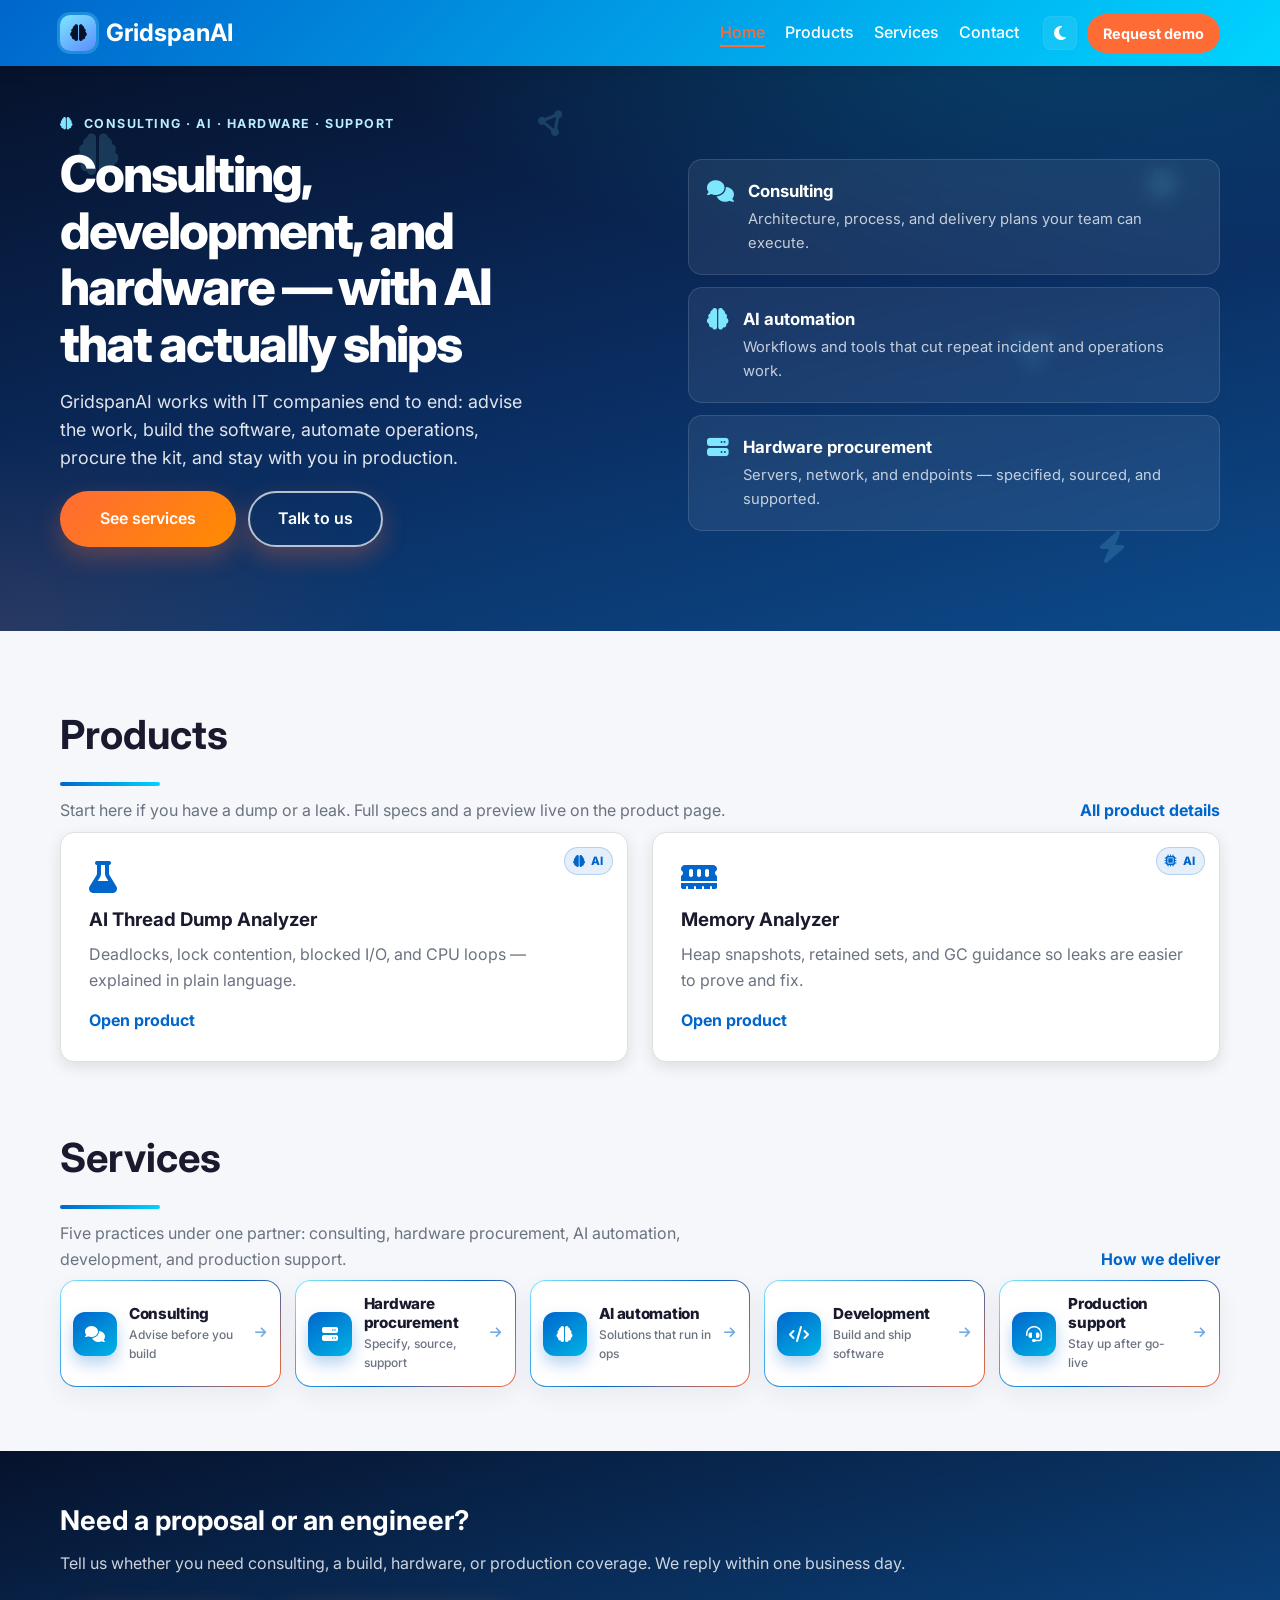
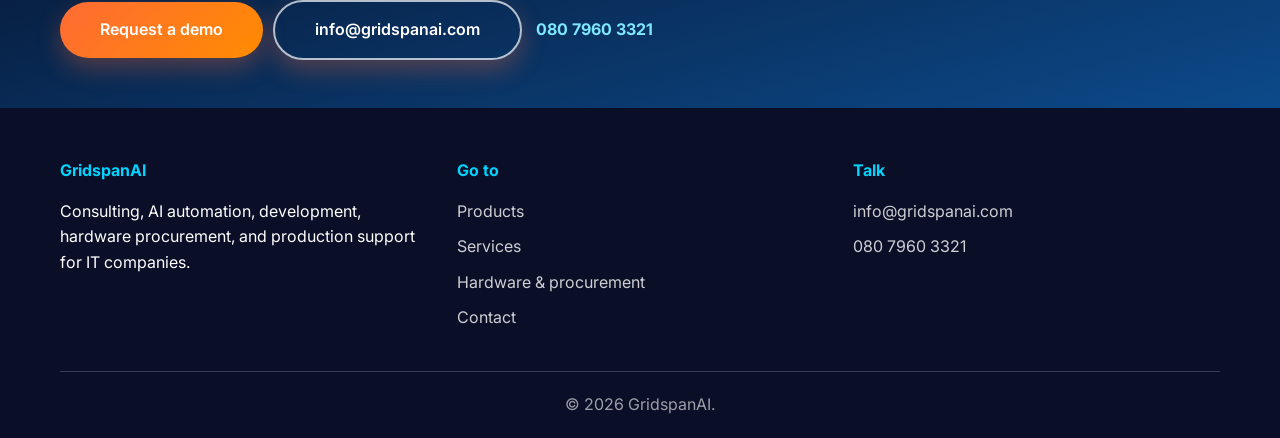
<file: index.html>
<!DOCTYPE html>
<html lang="en">
<head>
    <meta charset="UTF-8">
    <meta name="viewport" content="width=device-width, initial-scale=1.0, viewport-fit=cover">
    <title>GridspanAI — Consulting, AI automation, development &amp; hardware</title>
    <meta name="description" content="GridspanAI is a consulting partner for IT companies: hardware procurement, AI automation, software development, and production support.">
    <meta name="theme-color" content="#0066cc">
    <link rel="icon" href="favicon.svg" type="image/svg+xml">
    <link rel="stylesheet" href="styles.css?v=7">
    <link rel="preconnect" href="https://fonts.googleapis.com">
    <link rel="preconnect" href="https://fonts.gstatic.com" crossorigin>
    <link href="https://fonts.googleapis.com/css2?family=Inter:wght@400;500;600;700;800&display=swap" rel="stylesheet">
    <link rel="stylesheet" href="https://cdnjs.cloudflare.com/ajax/libs/font-awesome/6.4.0/css/all.min.css">
</head>
<body>
    <a class="skip-link" href="#main">Skip to content</a>

    <nav class="navbar" aria-label="Primary">
        <div class="container">
            <a class="nav-brand" href="index.html">
                <span class="brand-mark" aria-hidden="true"><i class="fas fa-brain"></i></span>
                <span>GridspanAI</span>
            </a>
            <ul class="nav-menu" id="nav-menu">
                <li><a href="index.html" class="nav-link active">Home</a></li>
                <li><a href="product.html" class="nav-link">Products</a></li>
                <li><a href="services.html" class="nav-link">Services</a></li>
                <li><a href="contact.html" class="nav-link">Contact</a></li>
                <li class="mobile-only"><a href="contact.html" class="nav-link nav-link-cta">Request demo</a></li>
            </ul>
            <div class="nav-actions">
                <button id="theme-toggle" class="theme-toggle" type="button" aria-label="Switch to dark theme">
                    <i class="fas fa-moon" aria-hidden="true"></i>
                </button>
                <a href="contact.html" class="nav-cta">Request demo</a>
                <button class="hamburger" type="button" aria-label="Open menu" aria-expanded="false" aria-controls="nav-menu">
                    <span></span><span></span><span></span>
                </button>
            </div>
        </div>
    </nav>

    <main id="main">
    <section id="home" class="hero hero-home">
        <div class="ai-symbols" aria-hidden="true">
            <i class="fas fa-brain s1"></i>
            <i class="fas fa-microchip s2"></i>
            <i class="fas fa-robot s3"></i>
            <i class="fas fa-diagram-project s4"></i>
            <i class="fas fa-bolt s5"></i>
            <i class="fas fa-circle-nodes s6"></i>
        </div>
        <div class="container hero-grid">
            <div class="hero-copy">
                <p class="eyebrow"><i class="fas fa-brain" aria-hidden="true"></i> Consulting · AI · Hardware · Support</p>
                <h1>Consulting, development, and hardware — with AI that actually ships</h1>
                <p class="description">GridspanAI works with IT companies end to end: advise the work, build the software, automate operations, procure the kit, and stay with you in production.</p>
                <div class="hero-ctas">
                    <a href="services.html" class="cta-button">See services</a>
                    <a href="contact.html" class="cta-button secondary">Talk to us</a>
                </div>
            </div>
            <aside class="hero-panel" aria-label="Choose a path">
                <div class="home-offer">
                    <a class="offer-card" href="services.html#consulting">
                        <i class="fas fa-comments" aria-hidden="true"></i>
                        <div>
                            <h3>Consulting</h3>
                            <p>Architecture, process, and delivery plans your team can execute.</p>
                        </div>
                    </a>
                    <a class="offer-card" href="services.html#ai">
                        <i class="fas fa-brain" aria-hidden="true"></i>
                        <div>
                            <h3>AI automation</h3>
                            <p>Workflows and tools that cut repeat incident and operations work.</p>
                        </div>
                    </a>
                    <a class="offer-card" href="hardware.html">
                        <i class="fas fa-server" aria-hidden="true"></i>
                        <div>
                            <h3>Hardware procurement</h3>
                            <p>Servers, network, and endpoints — specified, sourced, and supported.</p>
                        </div>
                    </a>
                </div>
            </aside>
        </div>
    </section>

    <section class="products-teaser">
        <div class="container">
            <div class="section-head">
                <div>
                    <h2 class="section-title">Products</h2>
                    <p class="lead">Start here if you have a dump or a leak. Full specs and a preview live on the product page.</p>
                </div>
                <a class="text-link" href="product.html">All product details</a>
            </div>
            <div class="home-product-grid">
                <a class="home-product-card" href="product.html#thread-dump">
                    <span class="ai-badge"><i class="fas fa-brain" aria-hidden="true"></i> AI</span>
                    <i class="fas fa-flask" aria-hidden="true"></i>
                    <h3>AI Thread Dump Analyzer</h3>
                    <p>Deadlocks, lock contention, blocked I/O, and CPU loops — explained in plain language.</p>
                    <span class="card-link">Open product</span>
                </a>
                <a class="home-product-card" href="product.html#memory">
                    <span class="ai-badge"><i class="fas fa-microchip" aria-hidden="true"></i> AI</span>
                    <i class="fas fa-memory" aria-hidden="true"></i>
                    <h3>Memory Analyzer</h3>
                    <p>Heap snapshots, retained sets, and GC guidance so leaks are easier to prove and fix.</p>
                    <span class="card-link">Open product</span>
                </a>
            </div>
        </div>
    </section>

    <section class="home-services">
        <div class="container">
            <div class="section-head">
                <div>
                    <h2 class="section-title">Services</h2>
                    <p class="lead">Five practices under one partner: consulting, hardware procurement, AI automation, development, and production support.</p>
                </div>
                <a class="text-link" href="services.html">How we deliver</a>
            </div>
            <div class="home-service-row">
                <a class="svc-btn" href="services.html#consulting">
                    <span class="svc-ico" aria-hidden="true"><i class="fas fa-comments"></i></span>
                    <span class="svc-copy">
                        <strong>Consulting</strong>
                        <em>Advise before you build</em>
                    </span>
                    <i class="fas fa-arrow-right svc-go" aria-hidden="true"></i>
                </a>
                <a class="svc-btn" href="hardware.html">
                    <span class="svc-ico" aria-hidden="true"><i class="fas fa-server"></i></span>
                    <span class="svc-copy">
                        <strong>Hardware procurement</strong>
                        <em>Specify, source, support</em>
                    </span>
                    <i class="fas fa-arrow-right svc-go" aria-hidden="true"></i>
                </a>
                <a class="svc-btn" href="services.html#ai">
                    <span class="svc-ico" aria-hidden="true"><i class="fas fa-brain"></i></span>
                    <span class="svc-copy">
                        <strong>AI automation</strong>
                        <em>Solutions that run in ops</em>
                    </span>
                    <i class="fas fa-arrow-right svc-go" aria-hidden="true"></i>
                </a>
                <a class="svc-btn" href="services.html#development">
                    <span class="svc-ico" aria-hidden="true"><i class="fas fa-code"></i></span>
                    <span class="svc-copy">
                        <strong>Development</strong>
                        <em>Build and ship software</em>
                    </span>
                    <i class="fas fa-arrow-right svc-go" aria-hidden="true"></i>
                </a>
                <a class="svc-btn" href="services.html#support">
                    <span class="svc-ico" aria-hidden="true"><i class="fas fa-headset"></i></span>
                    <span class="svc-copy">
                        <strong>Production support</strong>
                        <em>Stay up after go-live</em>
                    </span>
                    <i class="fas fa-arrow-right svc-go" aria-hidden="true"></i>
                </a>
            </div>
        </div>
    </section>

    <section class="home-cta" aria-labelledby="cta-heading">
        <div class="container home-cta-inner">
            <div>
                <h2 id="cta-heading">Need a proposal or an engineer?</h2>
                <p>Tell us whether you need consulting, a build, hardware, or production coverage. We reply within one business day.</p>
            </div>
            <div class="home-cta-actions">
                <a href="contact.html" class="cta-button">Request a demo</a>
                <a href="mailto:info@gridspanai.com" class="cta-button secondary">info@gridspanai.com</a>
                <a href="tel:+918079603321" class="ghost-link">080 7960 3321</a>
            </div>
        </div>
    </section>
    </main>

    <footer class="footer">
        <div class="container">
            <div class="footer-content">
                <div class="footer-section">
                    <h4>GridspanAI</h4>
                    <p>Consulting, AI automation, development, hardware procurement, and production support for IT companies.</p>
                </div>
                <div class="footer-section">
                    <h4>Go to</h4>
                    <ul>
                        <li><a href="product.html">Products</a></li>
                        <li><a href="services.html">Services</a></li>
                        <li><a href="hardware.html">Hardware &amp; procurement</a></li>
                        <li><a href="contact.html">Contact</a></li>
                    </ul>
                </div>
                <div class="footer-section">
                    <h4>Talk</h4>
                    <ul>
                        <li><a href="mailto:info@gridspanai.com">info@gridspanai.com</a></li>
                        <li><a href="tel:+918079603321">080 7960 3321</a></li>
                    </ul>
                </div>
            </div>
            <div class="footer-bottom">
                <p>&copy; <span class="year">2026</span> GridspanAI.</p>
            </div>
        </div>
    </footer>

    <div class="toast" id="toast" role="status" aria-live="polite" hidden></div>
    <script src="script.js?v=7"></script>
</body>
</html>
</file>
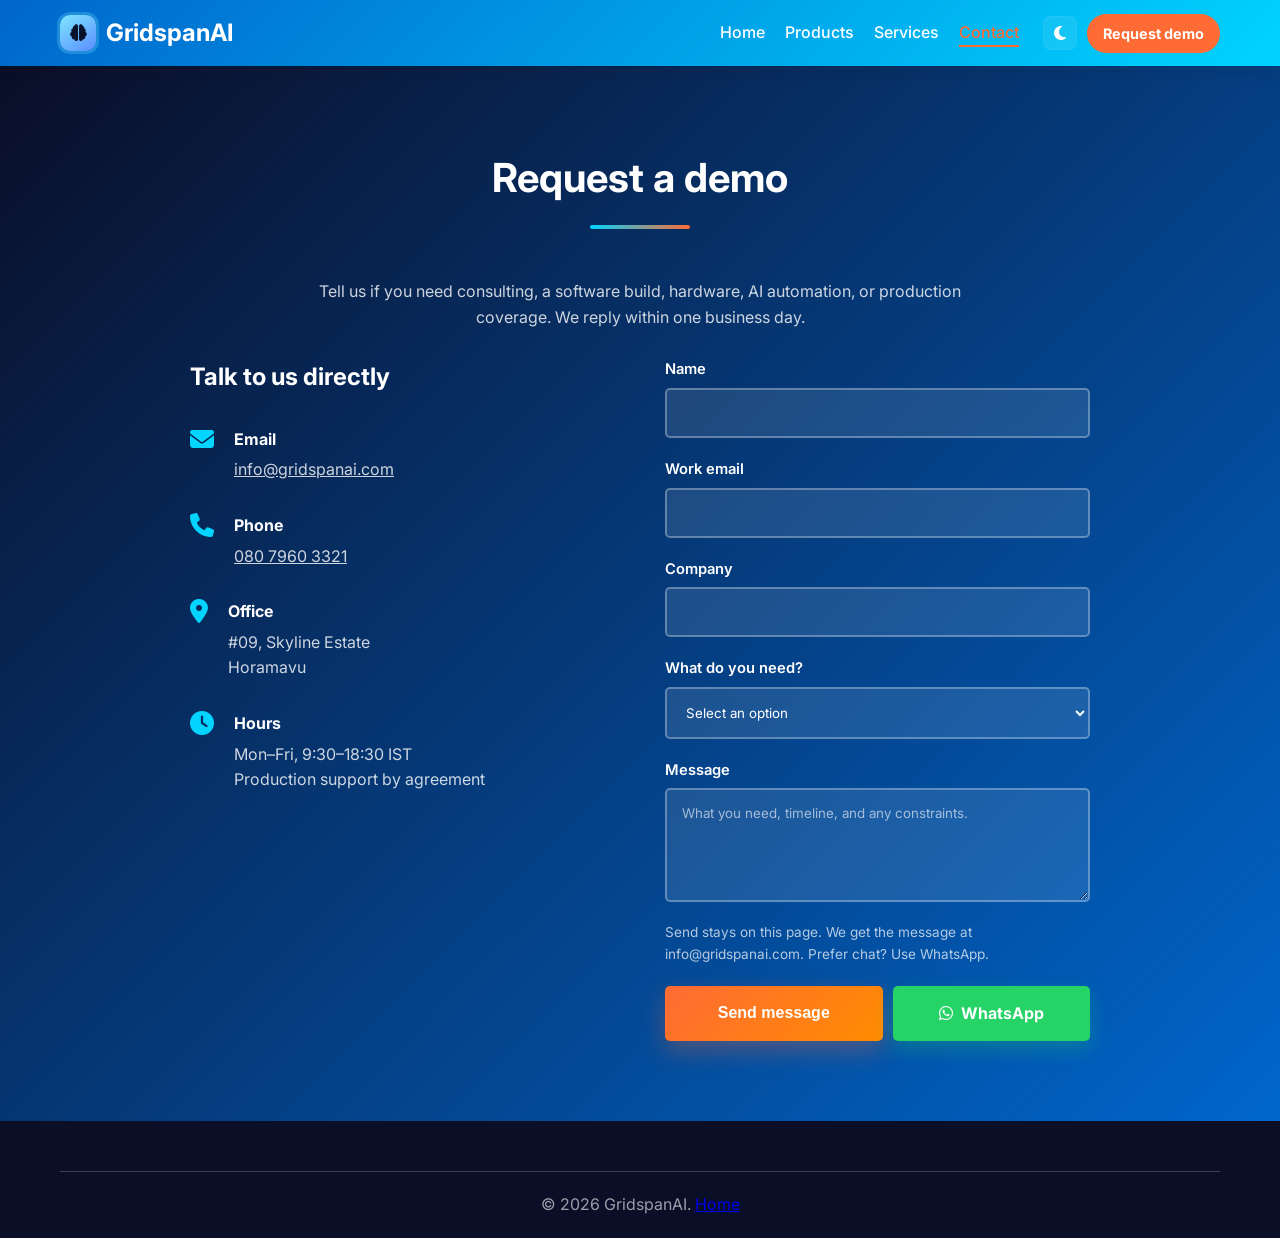
<file: contact.html>
<!DOCTYPE html>
<html lang="en">
<head>
    <meta charset="UTF-8">
    <meta name="viewport" content="width=device-width, initial-scale=1.0, viewport-fit=cover">
    <title>Contact — Request a demo | GridspanAI</title>
    <meta name="description" content="Request a GridspanAI demo. Email info@gridspanai.com or call 080 7960 3321.">
    <link rel="icon" href="favicon.svg" type="image/svg+xml">
    <link rel="stylesheet" href="styles.css?v=7">
    <link rel="preconnect" href="https://fonts.googleapis.com">
    <link rel="preconnect" href="https://fonts.gstatic.com" crossorigin>
    <link href="https://fonts.googleapis.com/css2?family=Inter:wght@400;500;600;700;800&display=swap" rel="stylesheet">
    <link rel="stylesheet" href="https://cdnjs.cloudflare.com/ajax/libs/font-awesome/6.4.0/css/all.min.css">
</head>
<body>
    <a class="skip-link" href="#main">Skip to content</a>
    <nav class="navbar" aria-label="Primary">
        <div class="container">
            <a class="nav-brand" href="index.html">
                <span class="brand-mark" aria-hidden="true"><i class="fas fa-brain"></i></span>
                <span>GridspanAI</span>
            </a>
            <ul class="nav-menu" id="nav-menu">
                <li><a href="index.html" class="nav-link">Home</a></li>
                <li><a href="product.html" class="nav-link">Products</a></li>
                <li><a href="services.html" class="nav-link">Services</a></li>
                <li><a href="contact.html" class="nav-link active">Contact</a></li>
                <li class="mobile-only"><a href="contact.html" class="nav-link nav-link-cta">Request demo</a></li>
            </ul>
            <div class="nav-actions">
                <button id="theme-toggle" class="theme-toggle" type="button" aria-label="Switch to dark theme">
                    <i class="fas fa-moon" aria-hidden="true"></i>
                </button>
                <a href="contact.html" class="nav-cta">Request demo</a>
                <button class="hamburger" type="button" aria-label="Open menu" aria-expanded="false" aria-controls="nav-menu">
                    <span></span><span></span><span></span>
                </button>
            </div>
        </div>
    </nav>

    <main id="main">
    <section id="contact" class="contact">
        <div class="container">
            <h2 class="section-title">Request a demo</h2>
            <p class="contact-intro">Tell us if you need consulting, a software build, hardware, AI automation, or production coverage. We reply within one business day.</p>
            <div class="contact-wrapper">
                <div class="contact-info">
                    <h3>Talk to us directly</h3>
                    <div class="info-item">
                        <i class="fas fa-envelope" aria-hidden="true"></i>
                        <div>
                            <h4>Email</h4>
                            <p><a href="mailto:info@gridspanai.com">info@gridspanai.com</a></p>
                        </div>
                    </div>
                    <div class="info-item">
                        <i class="fas fa-phone" aria-hidden="true"></i>
                        <div>
                            <h4>Phone</h4>
                            <p><a href="tel:+918079603321">080 7960 3321</a></p>
                        </div>
                    </div>
                    <div class="info-item">
                        <i class="fas fa-map-marker-alt" aria-hidden="true"></i>
                        <div>
                            <h4>Office</h4>
                            <p>#09, Skyline Estate<br>Horamavu</p>
                        </div>
                    </div>
                    <div class="info-item">
                        <i class="fas fa-clock" aria-hidden="true"></i>
                        <div>
                            <h4>Hours</h4>
                            <p>Mon–Fri, 9:30–18:30 IST<br>Production support by agreement</p>
                        </div>
                    </div>
                </div>

                <form class="contact-form" id="contact-form" novalidate>
                    <div class="form-group">
                        <label for="name">Name</label>
                        <input id="name" name="name" type="text" autocomplete="name" required>
                    </div>
                    <div class="form-group">
                        <label for="email">Work email</label>
                        <input id="email" name="email" type="email" autocomplete="email" required>
                    </div>
                    <div class="form-group">
                        <label for="company">Company</label>
                        <input id="company" name="company" type="text" autocomplete="organization">
                    </div>
                    <div class="form-group">
                        <label for="service">What do you need?</label>
                        <select id="service" name="service" required>
                            <option value="">Select an option</option>
                            <option value="consulting">Consulting</option>
                            <option value="hardware">Hardware procurement</option>
                            <option value="ai">AI automation solutions</option>
                            <option value="development">Development</option>
                            <option value="support">Production support</option>
                            <option value="products">Product demo (thread dump / memory)</option>
                            <option value="other">Something else</option>
                        </select>
                    </div>
                    <div class="form-group">
                        <label for="message">Message</label>
                        <textarea id="message" name="message" rows="5" required placeholder="What you need, timeline, and any constraints."></textarea>
                    </div>
                    <p class="form-hint">Send stays on this page. We get the message at info@gridspanai.com. Prefer chat? Use WhatsApp.</p>
                    <p class="form-error" id="form-error" hidden></p>
                    <p class="form-success" id="form-success" hidden>Message sent. We’ll reply within one business day.</p>
                    <div class="send-row">
                        <button type="submit" class="submit-btn" id="send-btn">Send message</button>
                        <a class="wa-btn" id="wa-btn" href="https://wa.me/918079603321" target="_blank" rel="noopener">
                            <i class="fab fa-whatsapp" aria-hidden="true"></i> WhatsApp
                        </a>
                    </div>
                </form>
            </div>
        </div>
    </section>
    </main>

    <footer class="footer">
        <div class="container">
            <div class="footer-bottom">
                <p>&copy; <span class="year">2026</span> GridspanAI. <a href="index.html">Home</a></p>
            </div>
        </div>
    </footer>
    <div class="toast" id="toast" role="status" aria-live="polite" hidden></div>
    <script src="script.js?v=7"></script>
</body>
</html>
</file>
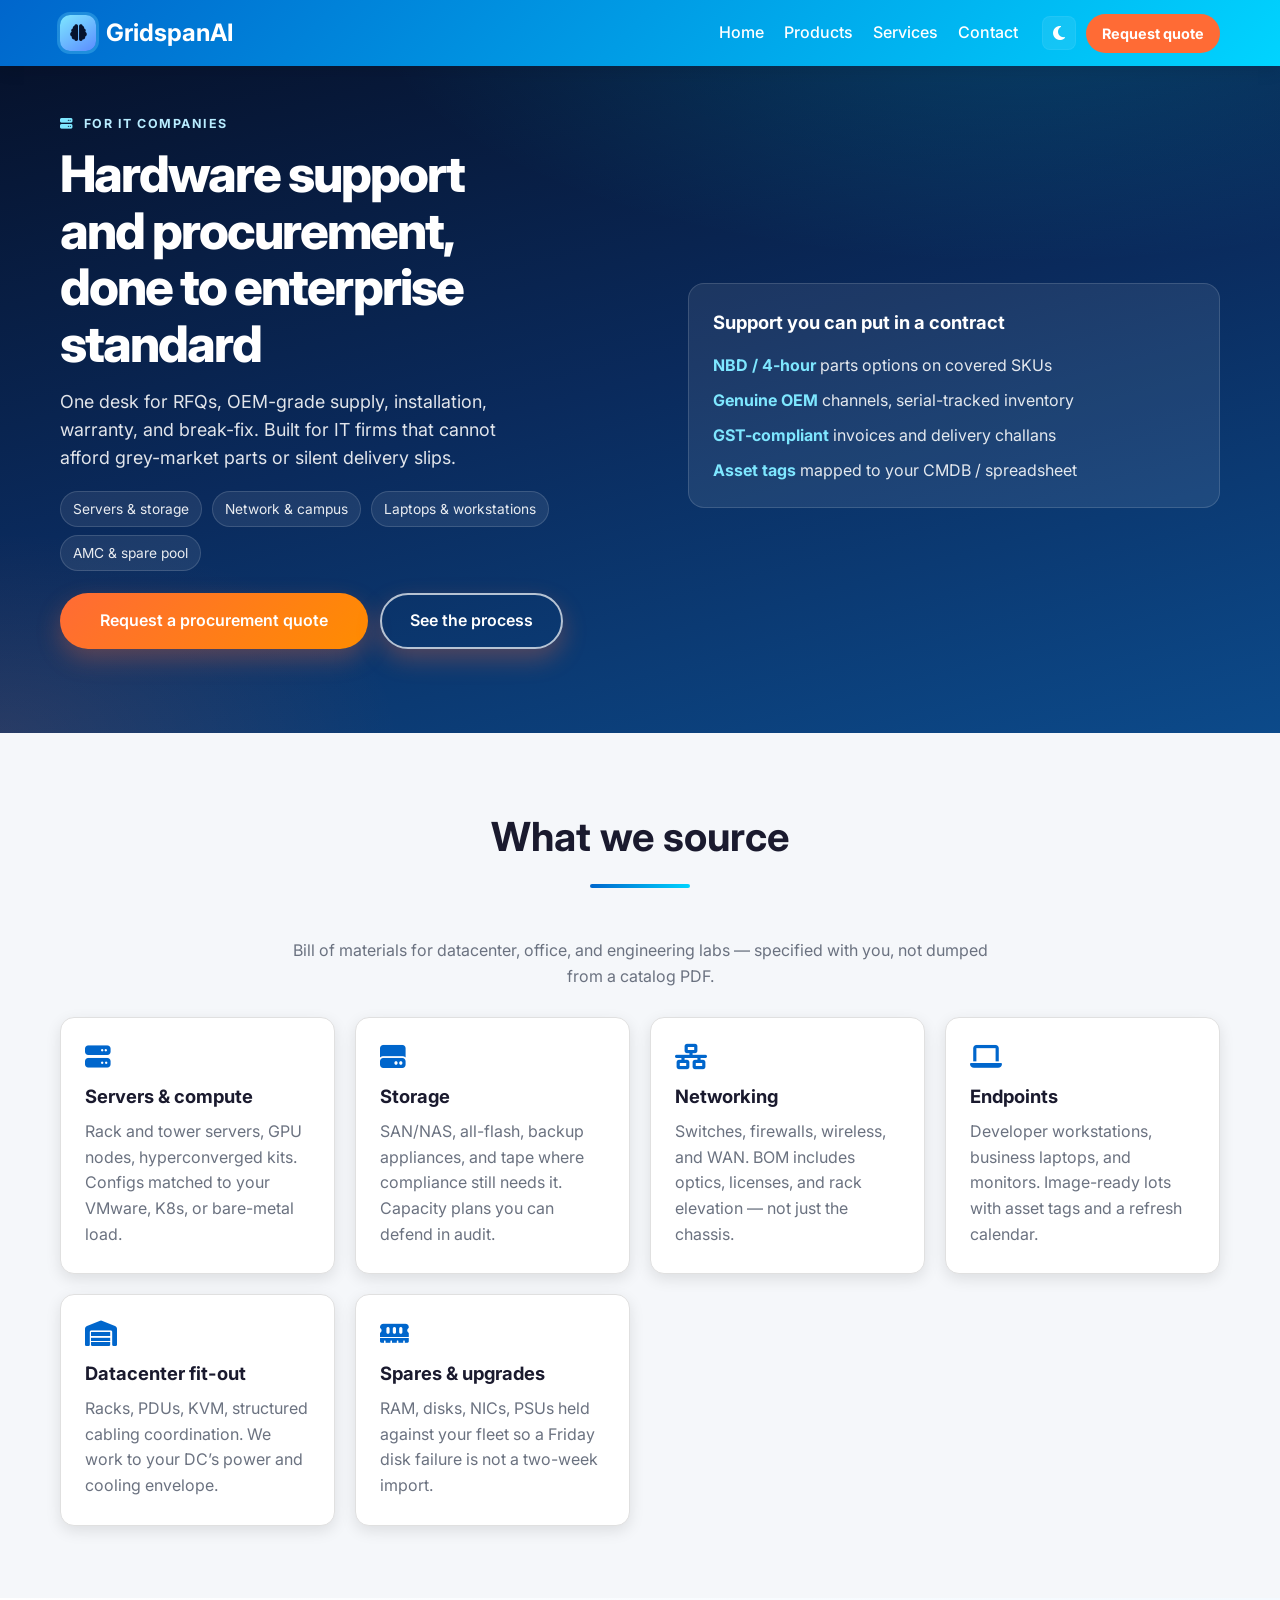
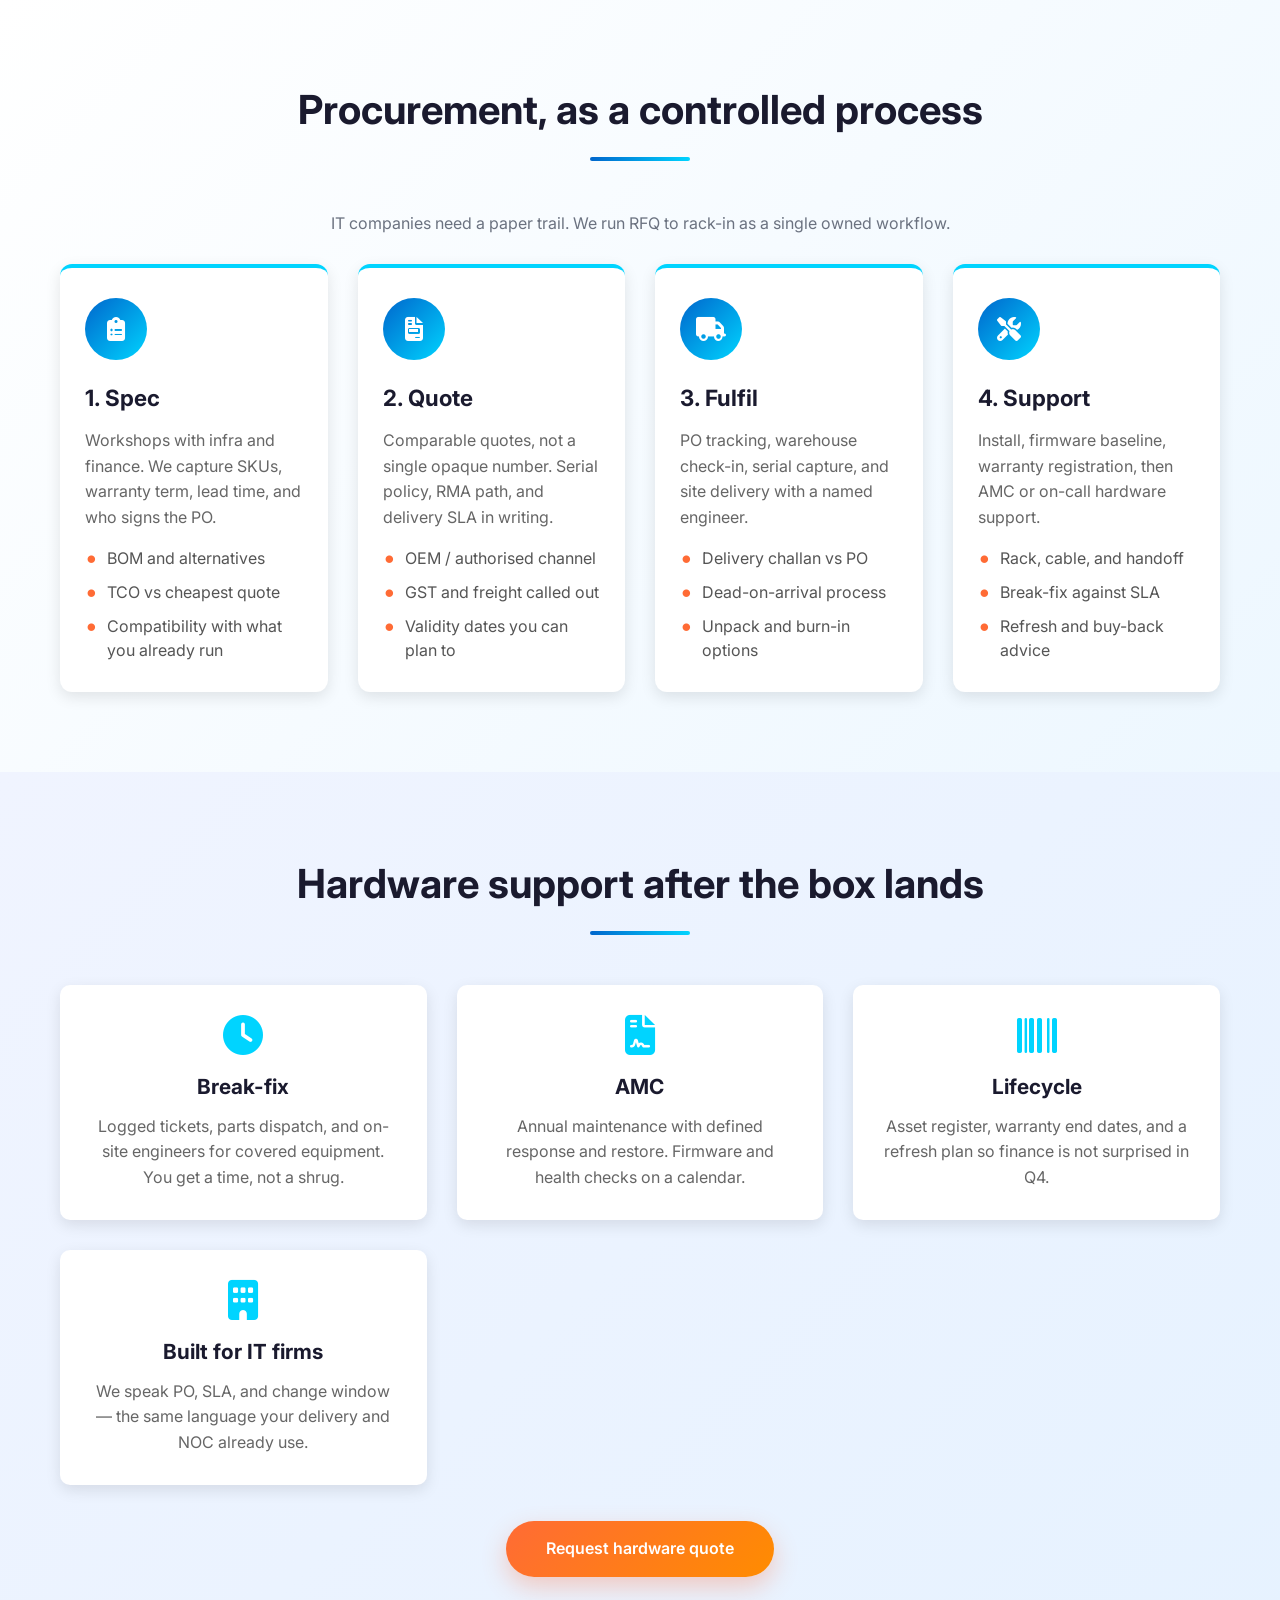
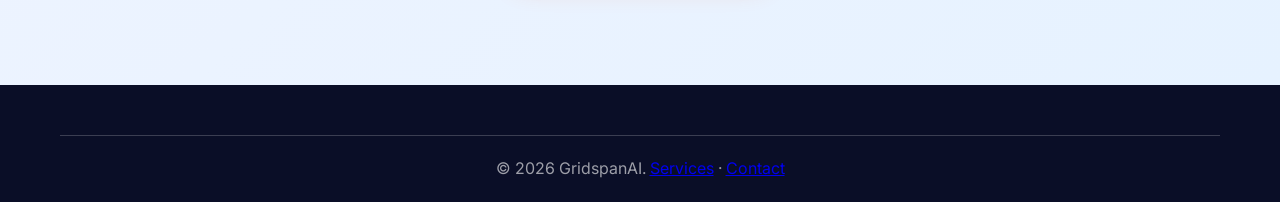
<file: hardware.html>
<!DOCTYPE html>
<html lang="en">
<head>
    <meta charset="UTF-8">
    <meta name="viewport" content="width=device-width, initial-scale=1.0, viewport-fit=cover">
    <title>Hardware support &amp; IT procurement | GridspanAI</title>
    <meta name="description" content="Enterprise hardware procurement and support for IT companies: servers, storage, networking, laptops, AMC, and lifecycle.">
    <link rel="icon" href="favicon.svg" type="image/svg+xml">
    <link rel="stylesheet" href="styles.css?v=7">
    <link rel="preconnect" href="https://fonts.googleapis.com">
    <link rel="preconnect" href="https://fonts.gstatic.com" crossorigin>
    <link href="https://fonts.googleapis.com/css2?family=Inter:wght@400;500;600;700;800&display=swap" rel="stylesheet">
    <link rel="stylesheet" href="https://cdnjs.cloudflare.com/ajax/libs/font-awesome/6.4.0/css/all.min.css">
</head>
<body>
    <a class="skip-link" href="#main">Skip to content</a>
    <nav class="navbar" aria-label="Primary">
        <div class="container">
            <a class="nav-brand" href="index.html">
                <span class="brand-mark" aria-hidden="true"><i class="fas fa-brain"></i></span>
                <span>GridspanAI</span>
            </a>
            <ul class="nav-menu" id="nav-menu">
                <li><a href="index.html" class="nav-link">Home</a></li>
                <li><a href="product.html" class="nav-link">Products</a></li>
                <li><a href="services.html" class="nav-link">Services</a></li>
                <li><a href="contact.html" class="nav-link">Contact</a></li>
                <li class="mobile-only"><a href="contact.html" class="nav-link nav-link-cta">Request demo</a></li>
            </ul>
            <div class="nav-actions">
                <button id="theme-toggle" class="theme-toggle" type="button" aria-label="Switch to dark theme">
                    <i class="fas fa-moon" aria-hidden="true"></i>
                </button>
                <a href="contact.html" class="nav-cta">Request quote</a>
                <button class="hamburger" type="button" aria-label="Open menu" aria-expanded="false" aria-controls="nav-menu">
                    <span></span><span></span><span></span>
                </button>
            </div>
        </div>
    </nav>

    <main id="main">
    <section class="hero hero-home">
        <div class="container hero-grid">
            <div class="hero-copy">
                <p class="eyebrow"><i class="fas fa-server" aria-hidden="true"></i> For IT companies</p>
                <h1>Hardware support and procurement, done to enterprise standard</h1>
                <p class="description">One desk for RFQs, OEM-grade supply, installation, warranty, and break-fix. Built for IT firms that cannot afford grey-market parts or silent delivery slips.</p>
                <ul class="hero-proof">
                    <li>Servers &amp; storage</li>
                    <li>Network &amp; campus</li>
                    <li>Laptops &amp; workstations</li>
                    <li>AMC &amp; spare pool</li>
                </ul>
                <div class="hero-ctas">
                    <a href="contact.html" class="cta-button">Request a procurement quote</a>
                    <a href="#process" class="cta-button secondary">See the process</a>
                </div>
            </div>
            <aside class="hero-panel">
                <div class="hw-sla">
                    <h3>Support you can put in a contract</h3>
                    <ul>
                        <li><strong>NBD / 4-hour</strong> parts options on covered SKUs</li>
                        <li><strong>Genuine OEM</strong> channels, serial-tracked inventory</li>
                        <li><strong>GST-compliant</strong> invoices and delivery challans</li>
                        <li><strong>Asset tags</strong> mapped to your CMDB / spreadsheet</li>
                    </ul>
                </div>
            </aside>
        </div>
    </section>

    <section class="hw-catalog">
        <div class="container">
            <h2 class="section-title">What we source</h2>
            <p class="lead">Bill of materials for datacenter, office, and engineering labs — specified with you, not dumped from a catalog PDF.</p>
            <div class="hw-grid">
                <article class="hw-card">
                    <i class="fas fa-server" aria-hidden="true"></i>
                    <h3>Servers &amp; compute</h3>
                    <p>Rack and tower servers, GPU nodes, hyperconverged kits. Configs matched to your VMware, K8s, or bare-metal load.</p>
                </article>
                <article class="hw-card">
                    <i class="fas fa-hdd" aria-hidden="true"></i>
                    <h3>Storage</h3>
                    <p>SAN/NAS, all-flash, backup appliances, and tape where compliance still needs it. Capacity plans you can defend in audit.</p>
                </article>
                <article class="hw-card">
                    <i class="fas fa-network-wired" aria-hidden="true"></i>
                    <h3>Networking</h3>
                    <p>Switches, firewalls, wireless, and WAN. BOM includes optics, licenses, and rack elevation — not just the chassis.</p>
                </article>
                <article class="hw-card">
                    <i class="fas fa-laptop" aria-hidden="true"></i>
                    <h3>Endpoints</h3>
                    <p>Developer workstations, business laptops, and monitors. Image-ready lots with asset tags and a refresh calendar.</p>
                </article>
                <article class="hw-card">
                    <i class="fas fa-warehouse" aria-hidden="true"></i>
                    <h3>Datacenter fit-out</h3>
                    <p>Racks, PDUs, KVM, structured cabling coordination. We work to your DC’s power and cooling envelope.</p>
                </article>
                <article class="hw-card">
                    <i class="fas fa-memory" aria-hidden="true"></i>
                    <h3>Spares &amp; upgrades</h3>
                    <p>RAM, disks, NICs, PSUs held against your fleet so a Friday disk failure is not a two-week import.</p>
                </article>
            </div>
        </div>
    </section>

    <section id="process" class="approach">
        <div class="container">
            <h2 class="section-title">Procurement, as a controlled process</h2>
            <p class="lead">IT companies need a paper trail. We run RFQ to rack-in as a single owned workflow.</p>
            <div class="approach-grid">
                <article class="approach-card">
                    <div class="approach-icon"><i class="fas fa-clipboard-list" aria-hidden="true"></i></div>
                    <h3>1. Spec</h3>
                    <p>Workshops with infra and finance. We capture SKUs, warranty term, lead time, and who signs the PO.</p>
                    <ul>
                        <li>BOM and alternatives</li>
                        <li>TCO vs cheapest quote</li>
                        <li>Compatibility with what you already run</li>
                    </ul>
                </article>
                <article class="approach-card">
                    <div class="approach-icon"><i class="fas fa-file-invoice" aria-hidden="true"></i></div>
                    <h3>2. Quote</h3>
                    <p>Comparable quotes, not a single opaque number. Serial policy, RMA path, and delivery SLA in writing.</p>
                    <ul>
                        <li>OEM / authorised channel</li>
                        <li>GST and freight called out</li>
                        <li>Validity dates you can plan to</li>
                    </ul>
                </article>
                <article class="approach-card">
                    <div class="approach-icon"><i class="fas fa-truck" aria-hidden="true"></i></div>
                    <h3>3. Fulfil</h3>
                    <p>PO tracking, warehouse check-in, serial capture, and site delivery with a named engineer.</p>
                    <ul>
                        <li>Delivery challan vs PO</li>
                        <li>Dead-on-arrival process</li>
                        <li>Unpack and burn-in options</li>
                    </ul>
                </article>
                <article class="approach-card">
                    <div class="approach-icon"><i class="fas fa-screwdriver-wrench" aria-hidden="true"></i></div>
                    <h3>4. Support</h3>
                    <p>Install, firmware baseline, warranty registration, then AMC or on-call hardware support.</p>
                    <ul>
                        <li>Rack, cable, and handoff</li>
                        <li>Break-fix against SLA</li>
                        <li>Refresh and buy-back advice</li>
                    </ul>
                </article>
            </div>
        </div>
    </section>

    <section class="why-nexusai">
        <div class="container">
            <h2 class="section-title">Hardware support after the box lands</h2>
            <div class="benefits-grid">
                <div class="benefit">
                    <i class="fas fa-clock" aria-hidden="true"></i>
                    <h4>Break-fix</h4>
                    <p>Logged tickets, parts dispatch, and on-site engineers for covered equipment. You get a time, not a shrug.</p>
                </div>
                <div class="benefit">
                    <i class="fas fa-file-contract" aria-hidden="true"></i>
                    <h4>AMC</h4>
                    <p>Annual maintenance with defined response and restore. Firmware and health checks on a calendar.</p>
                </div>
                <div class="benefit">
                    <i class="fas fa-barcode" aria-hidden="true"></i>
                    <h4>Lifecycle</h4>
                    <p>Asset register, warranty end dates, and a refresh plan so finance is not surprised in Q4.</p>
                </div>
                <div class="benefit">
                    <i class="fas fa-building" aria-hidden="true"></i>
                    <h4>Built for IT firms</h4>
                    <p>We speak PO, SLA, and change window — the same language your delivery and NOC already use.</p>
                </div>
            </div>
            <p class="lead" style="margin-top:36px;">
                <a class="cta-button" href="contact.html">Request hardware quote</a>
            </p>
        </div>
    </section>
    </main>

    <footer class="footer">
        <div class="container">
            <div class="footer-bottom">
                <p>&copy; <span class="year">2026</span> GridspanAI. <a href="services.html">Services</a> · <a href="contact.html">Contact</a></p>
            </div>
        </div>
    </footer>
    <script src="script.js?v=7"></script>
</body>
</html>
</file>
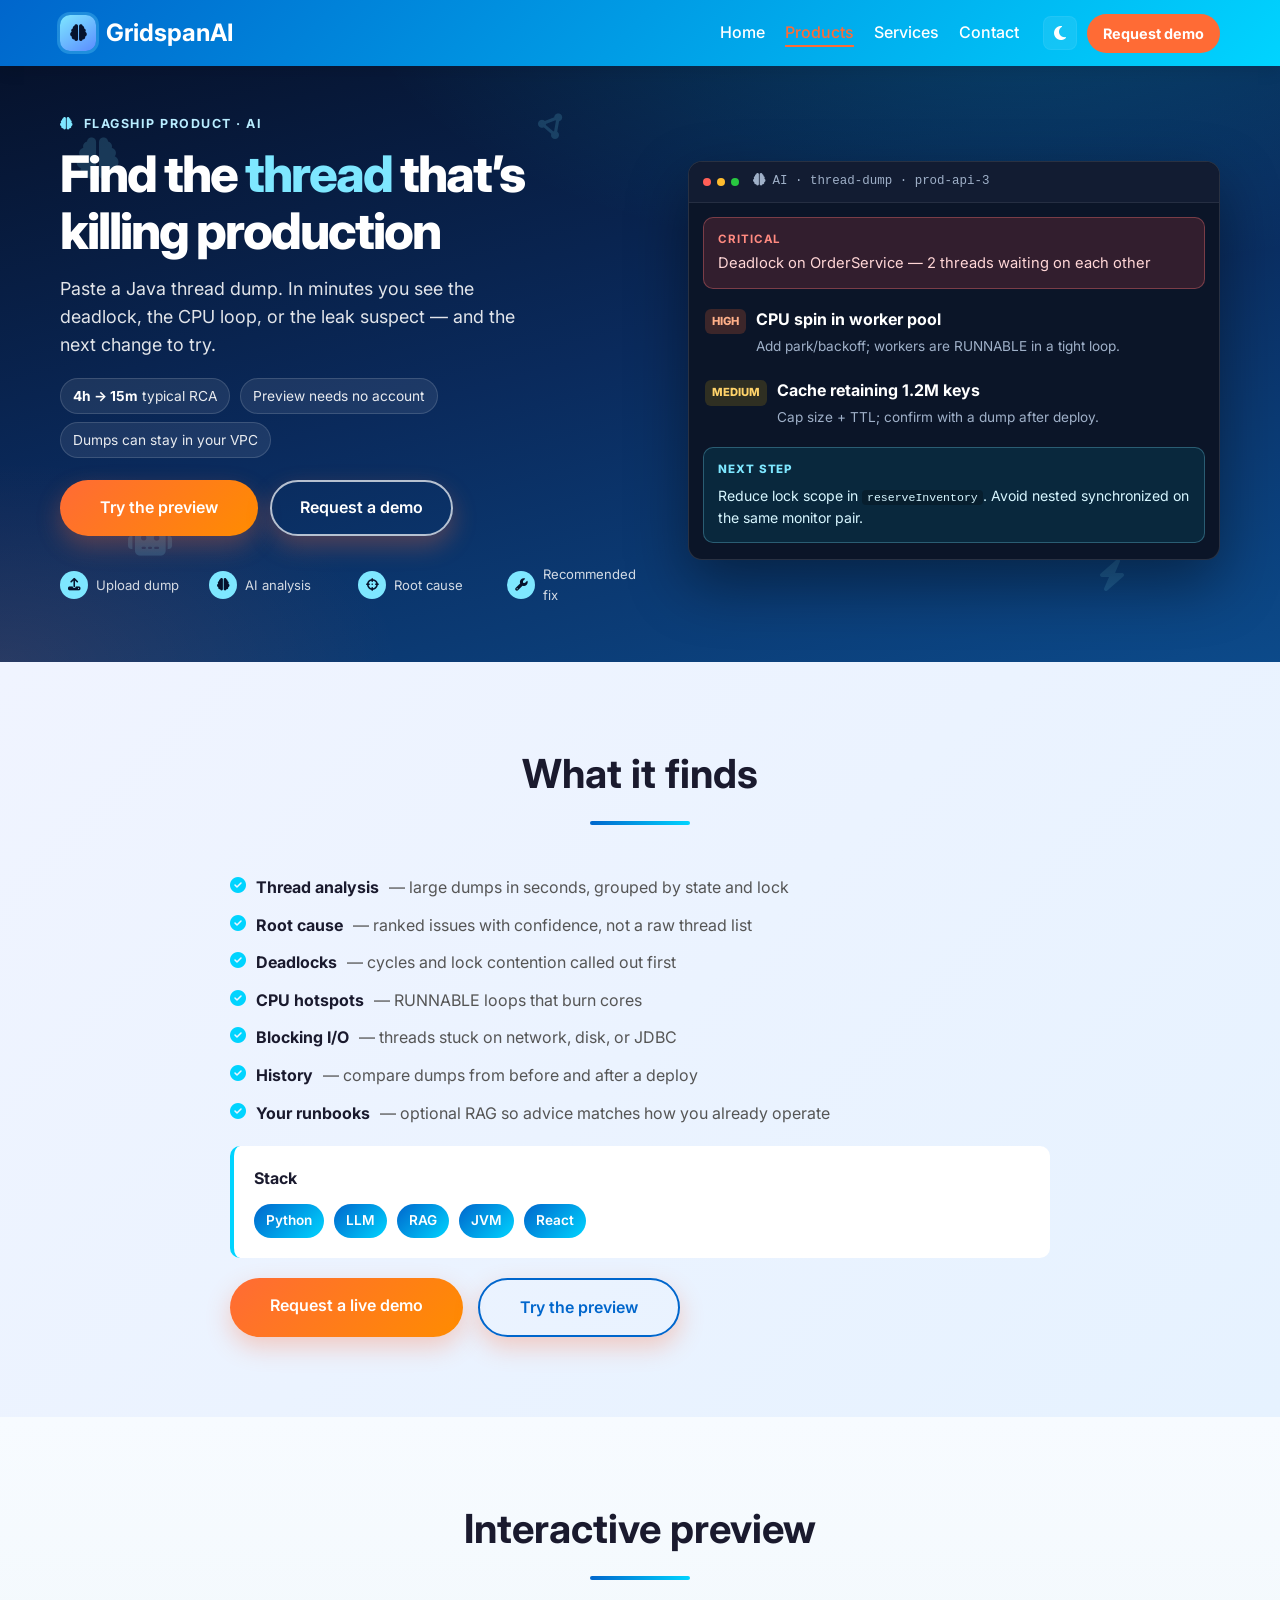
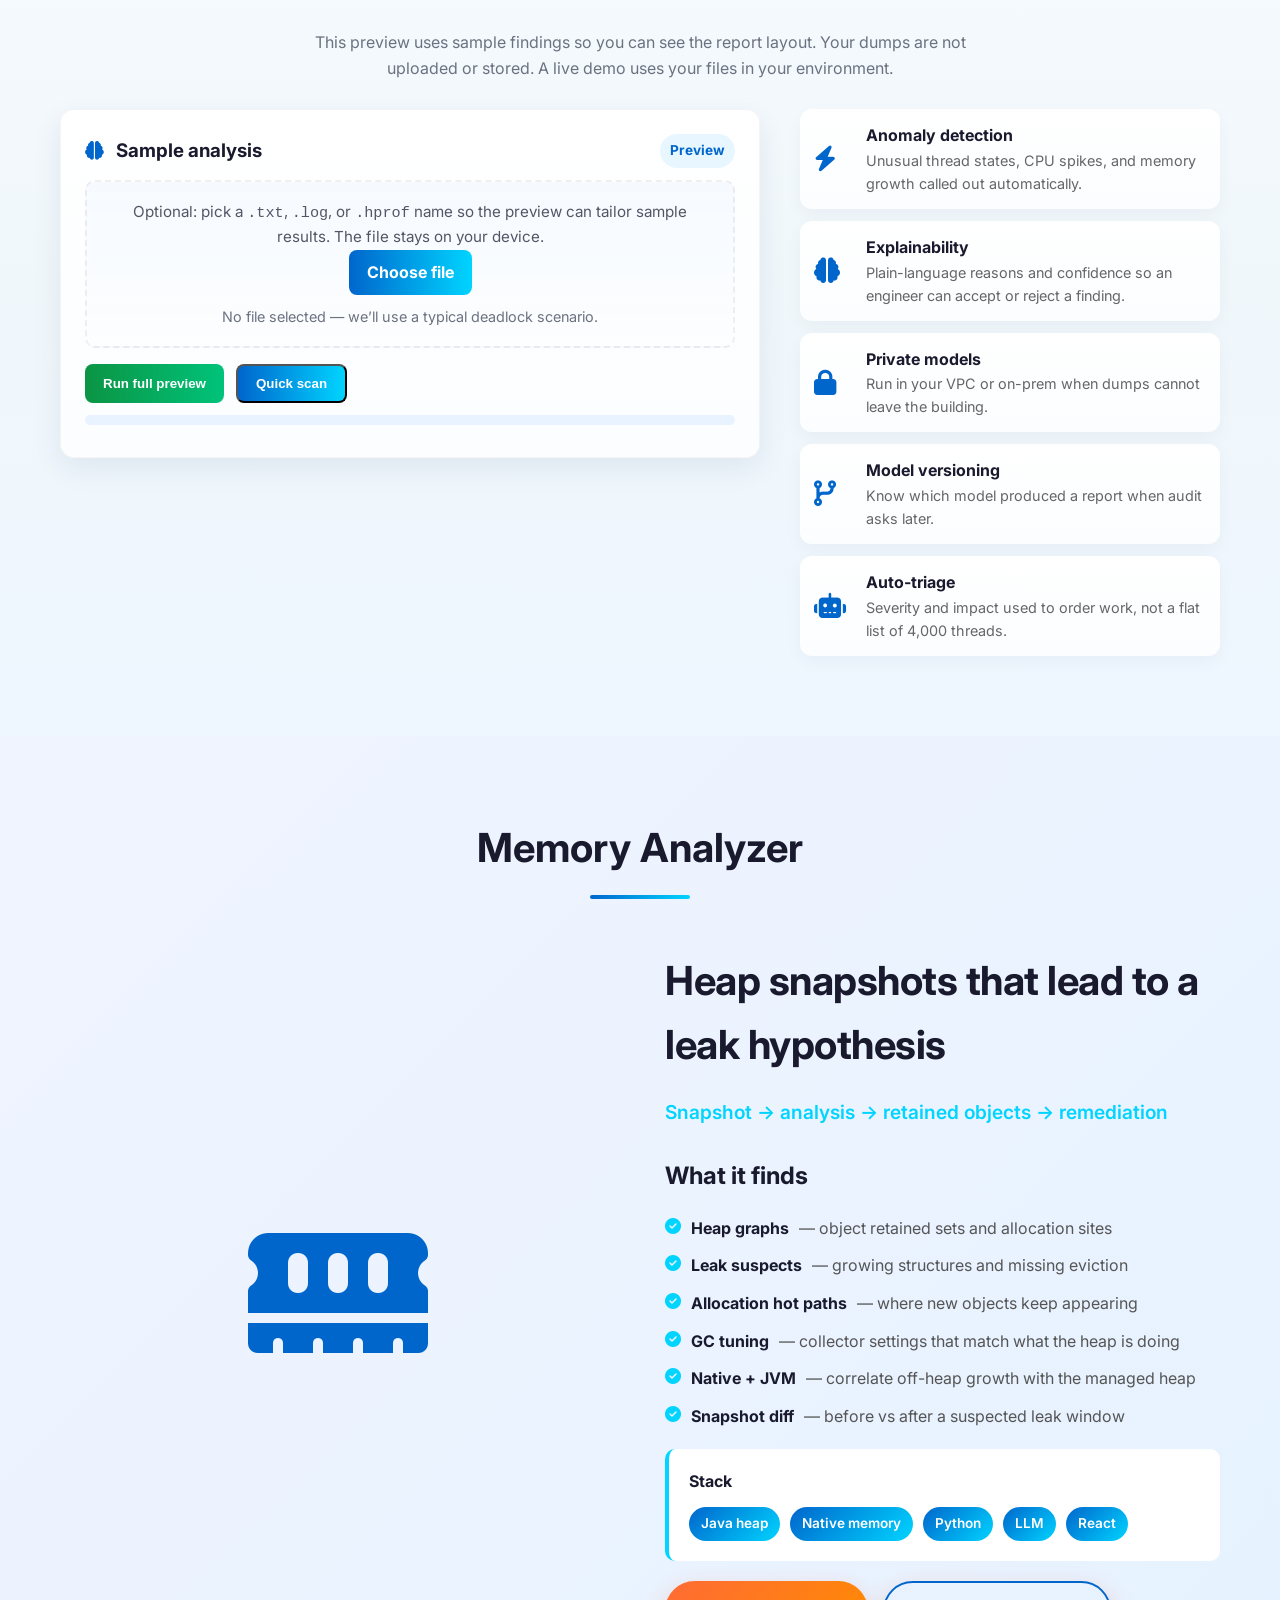
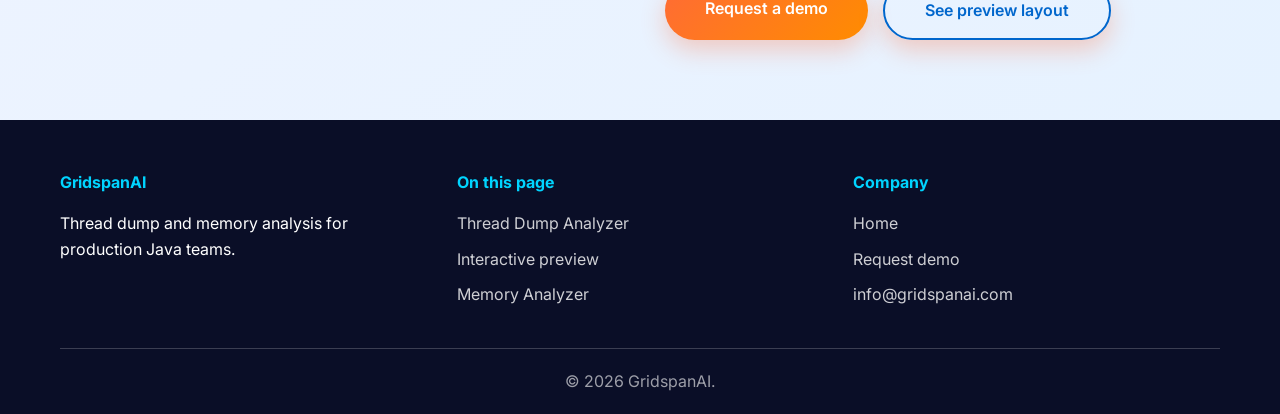
<file: product.html>
<!DOCTYPE html>
<html lang="en">
<head>
    <meta charset="UTF-8">
    <meta name="viewport" content="width=device-width, initial-scale=1.0, viewport-fit=cover">
    <title>Products — Thread Dump &amp; Memory Analyzer | GridspanAI</title>
    <meta name="description" content="Try a preview of GridspanAI Thread Dump Analyzer, then request a demo of heap and deadlock analysis for your JVM.">
    <meta name="theme-color" content="#0066cc">
    <link rel="icon" href="favicon.svg" type="image/svg+xml">
    <link rel="stylesheet" href="styles.css?v=7">
    <link rel="preconnect" href="https://fonts.googleapis.com">
    <link rel="preconnect" href="https://fonts.gstatic.com" crossorigin>
    <link href="https://fonts.googleapis.com/css2?family=Inter:wght@400;500;600;700;800&display=swap" rel="stylesheet">
    <link rel="stylesheet" href="https://cdnjs.cloudflare.com/ajax/libs/font-awesome/6.4.0/css/all.min.css">
</head>
<body>
    <a class="skip-link" href="#main">Skip to content</a>

    <nav class="navbar" aria-label="Primary">
        <div class="container">
            <a class="nav-brand" href="index.html">
                <span class="brand-mark" aria-hidden="true">
                    <i class="fas fa-brain"></i>
                </span>
                <span>GridspanAI</span>
            </a>
            <ul class="nav-menu" id="nav-menu">
                <li><a href="index.html" class="nav-link">Home</a></li>
                <li><a href="product.html" class="nav-link active">Products</a></li>
                <li><a href="services.html" class="nav-link">Services</a></li>
                <li><a href="contact.html" class="nav-link">Contact</a></li>
                <li class="mobile-only"><a href="contact.html" class="nav-link nav-link-cta">Request demo</a></li>
            </ul>
            <div class="nav-actions">
                <button id="theme-toggle" class="theme-toggle" type="button" aria-label="Switch to dark theme">
                    <i class="fas fa-moon" aria-hidden="true"></i>
                </button>
                <a href="contact.html" class="nav-cta">Request demo</a>
                <button class="hamburger" type="button" aria-label="Open menu" aria-expanded="false" aria-controls="nav-menu">
                    <span></span>
                    <span></span>
                    <span></span>
                </button>
            </div>
        </div>
    </nav>

    <main id="main">
    <section class="hero hero-product" id="thread-dump">
        <div class="ai-symbols" aria-hidden="true">
            <i class="fas fa-brain s1"></i>
            <i class="fas fa-microchip s2"></i>
            <i class="fas fa-robot s3"></i>
            <i class="fas fa-diagram-project s4"></i>
            <i class="fas fa-bolt s5"></i>
            <i class="fas fa-circle-nodes s6"></i>
        </div>
        <div class="container hero-grid">
            <div class="hero-copy">
                <p class="eyebrow"><i class="fas fa-brain" aria-hidden="true"></i> Flagship product · AI</p>
                <h1>Find the <span class="hero-emphasis">thread</span> that’s killing production</h1>
                <p class="description">Paste a Java thread dump. In minutes you see the deadlock, the CPU loop, or the leak suspect — and the next change to try.</p>
                <ul class="hero-proof">
                    <li><strong>4h → 15m</strong> typical RCA</li>
                    <li>Preview needs no account</li>
                    <li>Dumps can stay in your VPC</li>
                </ul>
                <div class="hero-ctas">
                    <a href="#ai-features" class="cta-button">Try the preview</a>
                    <a href="contact.html" class="cta-button secondary">Request a demo</a>
                </div>
                <ol class="hero-steps" aria-label="How it works">
                    <li><span><i class="fas fa-upload"></i></span> Upload dump</li>
                    <li><span><i class="fas fa-brain"></i></span> AI analysis</li>
                    <li><span><i class="fas fa-crosshairs"></i></span> Root cause</li>
                    <li><span><i class="fas fa-wrench"></i></span> Recommended fix</li>
                </ol>
            </div>
            <aside class="hero-panel" aria-label="Example analysis report">
                <div class="report-window">
                    <div class="report-chrome">
                        <span class="dot"></span><span class="dot"></span><span class="dot"></span>
                        <span class="report-title"><i class="fas fa-brain"></i> AI · thread-dump · prod-api-3</span>
                    </div>
                    <div class="report-banner">
                        <strong>Critical</strong> Deadlock on OrderService — 2 threads waiting on each other
                    </div>
                    <div class="report-row">
                        <span class="sev high">High</span>
                        <div>
                            <strong>CPU spin in worker pool</strong>
                            <p>Add park/backoff; workers are RUNNABLE in a tight loop.</p>
                        </div>
                    </div>
                    <div class="report-row">
                        <span class="sev med">Medium</span>
                        <div>
                            <strong>Cache retaining 1.2M keys</strong>
                            <p>Cap size + TTL; confirm with a dump after deploy.</p>
                        </div>
                    </div>
                    <div class="report-fix">
                        <span>Next step</span>
                        Reduce lock scope in <code>reserveInventory</code>. Avoid nested synchronized on the same monitor pair.
                    </div>
                </div>
            </aside>
        </div>
    </section>

    <section class="products-featured">
        <div class="container">
            <h2 class="section-title">What it finds</h2>
            <div class="product-content product-content-wide">
                    <ul class="product-features">
                        <li><i class="fas fa-check-circle" aria-hidden="true"></i> <strong>Thread analysis</strong> — large dumps in seconds, grouped by state and lock</li>
                        <li><i class="fas fa-check-circle" aria-hidden="true"></i> <strong>Root cause</strong> — ranked issues with confidence, not a raw thread list</li>
                        <li><i class="fas fa-check-circle" aria-hidden="true"></i> <strong>Deadlocks</strong> — cycles and lock contention called out first</li>
                        <li><i class="fas fa-check-circle" aria-hidden="true"></i> <strong>CPU hotspots</strong> — RUNNABLE loops that burn cores</li>
                        <li><i class="fas fa-check-circle" aria-hidden="true"></i> <strong>Blocking I/O</strong> — threads stuck on network, disk, or JDBC</li>
                        <li><i class="fas fa-check-circle" aria-hidden="true"></i> <strong>History</strong> — compare dumps from before and after a deploy</li>
                        <li><i class="fas fa-check-circle" aria-hidden="true"></i> <strong>Your runbooks</strong> — optional RAG so advice matches how you already operate</li>
                    </ul>

                    <div class="tech-stack">
                        <h4>Stack</h4>
                        <div class="tech-badges">
                            <span class="tech-badge">Python</span>
                            <span class="tech-badge">LLM</span>
                            <span class="tech-badge">RAG</span>
                            <span class="tech-badge">JVM</span>
                            <span class="tech-badge">React</span>
                        </div>
                    </div>

                    <div class="product-cta">
                        <a href="contact.html" class="cta-button">Request a live demo</a>
                        <a href="#ai-features" class="cta-button secondary">Try the preview</a>
                    </div>
            </div>
        </div>
    </section>

    <section id="ai-features" class="ai-features">
        <div class="container">
            <h2 class="section-title">Interactive preview</h2>
            <p class="lead">This preview uses sample findings so you can see the report layout. Your dumps are not uploaded or stored. A live demo uses your files in your environment.</p>

            <div class="ai-grid">
                <div class="ai-demo-card">
                    <div class="ai-demo-header">
                        <h3><i class="fas fa-brain" aria-hidden="true"></i> Sample analysis</h3>
                        <div class="badge-pill">Preview</div>
                    </div>

                    <div class="upload-area">
                        <p class="ai-demo-sub">Optional: pick a <code>.txt</code>, <code>.log</code>, or <code>.hprof</code> name so the preview can tailor sample results. The file stays on your device.</p>
                        <label class="upload-btn" for="demo-file">Choose file</label>
                        <input id="demo-file" type="file" accept=".txt,.log,.hprof" />
                        <p class="file-status" id="file-status">No file selected — we’ll use a typical deadlock scenario.</p>
                    </div>

                    <div class="demo-actions">
                        <button id="run-analysis" class="run-btn" type="button">Run full preview</button>
                        <button id="quick-scan" class="upload-btn" type="button">Quick scan</button>
                    </div>

                    <div class="progress-bar" id="analysis-progress" aria-hidden="true"><span></span></div>
                    <p class="sr-only" id="analysis-status" aria-live="polite"></p>

                    <div class="analysis-panel" id="analysis-results" hidden>
                        <h4>Preview summary</h4>
                        <div id="results-list"></div>
                        <div class="product-cta" style="margin-top:12px;">
                            <a href="contact.html" class="cta-button">Get this on a real dump</a>
                        </div>
                    </div>
                </div>

                <div>
                    <div class="ai-cards">
                        <div class="ai-card">
                            <i class="fas fa-bolt" aria-hidden="true"></i>
                            <div>
                                <h4>Anomaly detection</h4>
                                <p>Unusual thread states, CPU spikes, and memory growth called out automatically.</p>
                            </div>
                        </div>
                        <div class="ai-card">
                            <i class="fas fa-brain" aria-hidden="true"></i>
                            <div>
                                <h4>Explainability</h4>
                                <p>Plain-language reasons and confidence so an engineer can accept or reject a finding.</p>
                            </div>
                        </div>
                        <div class="ai-card">
                            <i class="fas fa-lock" aria-hidden="true"></i>
                            <div>
                                <h4>Private models</h4>
                                <p>Run in your VPC or on-prem when dumps cannot leave the building.</p>
                            </div>
                        </div>
                        <div class="ai-card">
                            <i class="fas fa-code-branch" aria-hidden="true"></i>
                            <div>
                                <h4>Model versioning</h4>
                                <p>Know which model produced a report when audit asks later.</p>
                            </div>
                        </div>
                        <div class="ai-card">
                            <i class="fas fa-robot" aria-hidden="true"></i>
                            <div>
                                <h4>Auto-triage</h4>
                                <p>Severity and impact used to order work, not a flat list of 4,000 threads.</p>
                            </div>
                        </div>
                    </div>
                </div>
            </div>
        </div>
    </section>

    <section id="memory" class="products-featured memory-analyzer">
        <div class="container">
            <h2 class="section-title">Memory Analyzer</h2>

            <div class="flagship-product">
                <div class="product-visual">
                    <div class="product-icon-large">
                        <i class="fas fa-memory" aria-hidden="true"></i>
                    </div>
                </div>
                <div class="product-content">
                    <h2>Heap snapshots that lead to a leak hypothesis</h2>
                    <p class="product-tagline">Snapshot → analysis → retained objects → remediation</p>

                    <h3>What it finds</h3>
                    <ul class="product-features">
                        <li><i class="fas fa-check-circle" aria-hidden="true"></i> <strong>Heap graphs</strong> — object retained sets and allocation sites</li>
                        <li><i class="fas fa-check-circle" aria-hidden="true"></i> <strong>Leak suspects</strong> — growing structures and missing eviction</li>
                        <li><i class="fas fa-check-circle" aria-hidden="true"></i> <strong>Allocation hot paths</strong> — where new objects keep appearing</li>
                        <li><i class="fas fa-check-circle" aria-hidden="true"></i> <strong>GC tuning</strong> — collector settings that match what the heap is doing</li>
                        <li><i class="fas fa-check-circle" aria-hidden="true"></i> <strong>Native + JVM</strong> — correlate off-heap growth with the managed heap</li>
                        <li><i class="fas fa-check-circle" aria-hidden="true"></i> <strong>Snapshot diff</strong> — before vs after a suspected leak window</li>
                    </ul>

                    <div class="tech-stack">
                        <h4>Stack</h4>
                        <div class="tech-badges">
                            <span class="tech-badge">Java heap</span>
                            <span class="tech-badge">Native memory</span>
                            <span class="tech-badge">Python</span>
                            <span class="tech-badge">LLM</span>
                            <span class="tech-badge">React</span>
                        </div>
                    </div>

                    <div class="product-cta">
                        <a href="contact.html" class="cta-button">Request a demo</a>
                        <a href="#ai-features" class="cta-button secondary">See preview layout</a>
                    </div>
                </div>
            </div>
        </div>
    </section>
    </main>

    <footer class="footer">
        <div class="container">
            <div class="footer-content">
                <div class="footer-section">
                    <h4>GridspanAI</h4>
                    <p>Thread dump and memory analysis for production Java teams.</p>
                </div>
                <div class="footer-section">
                    <h4>On this page</h4>
                    <ul>
                        <li><a href="#thread-dump">Thread Dump Analyzer</a></li>
                        <li><a href="#ai-features">Interactive preview</a></li>
                        <li><a href="#memory">Memory Analyzer</a></li>
                    </ul>
                </div>
                <div class="footer-section">
                    <h4>Company</h4>
                    <ul>
                        <li><a href="index.html">Home</a></li>
                        <li><a href="contact.html">Request demo</a></li>
                        <li><a href="mailto:info@gridspanai.com">info@gridspanai.com</a></li>
                    </ul>
                </div>
            </div>
            <div class="footer-bottom">
                <p>&copy; <span class="year">2026</span> GridspanAI.</p>
            </div>
        </div>
    </footer>

    <div class="toast" id="toast" role="status" aria-live="polite" hidden></div>
    <script src="script.js?v=7"></script>
</body>
</html>
</file>
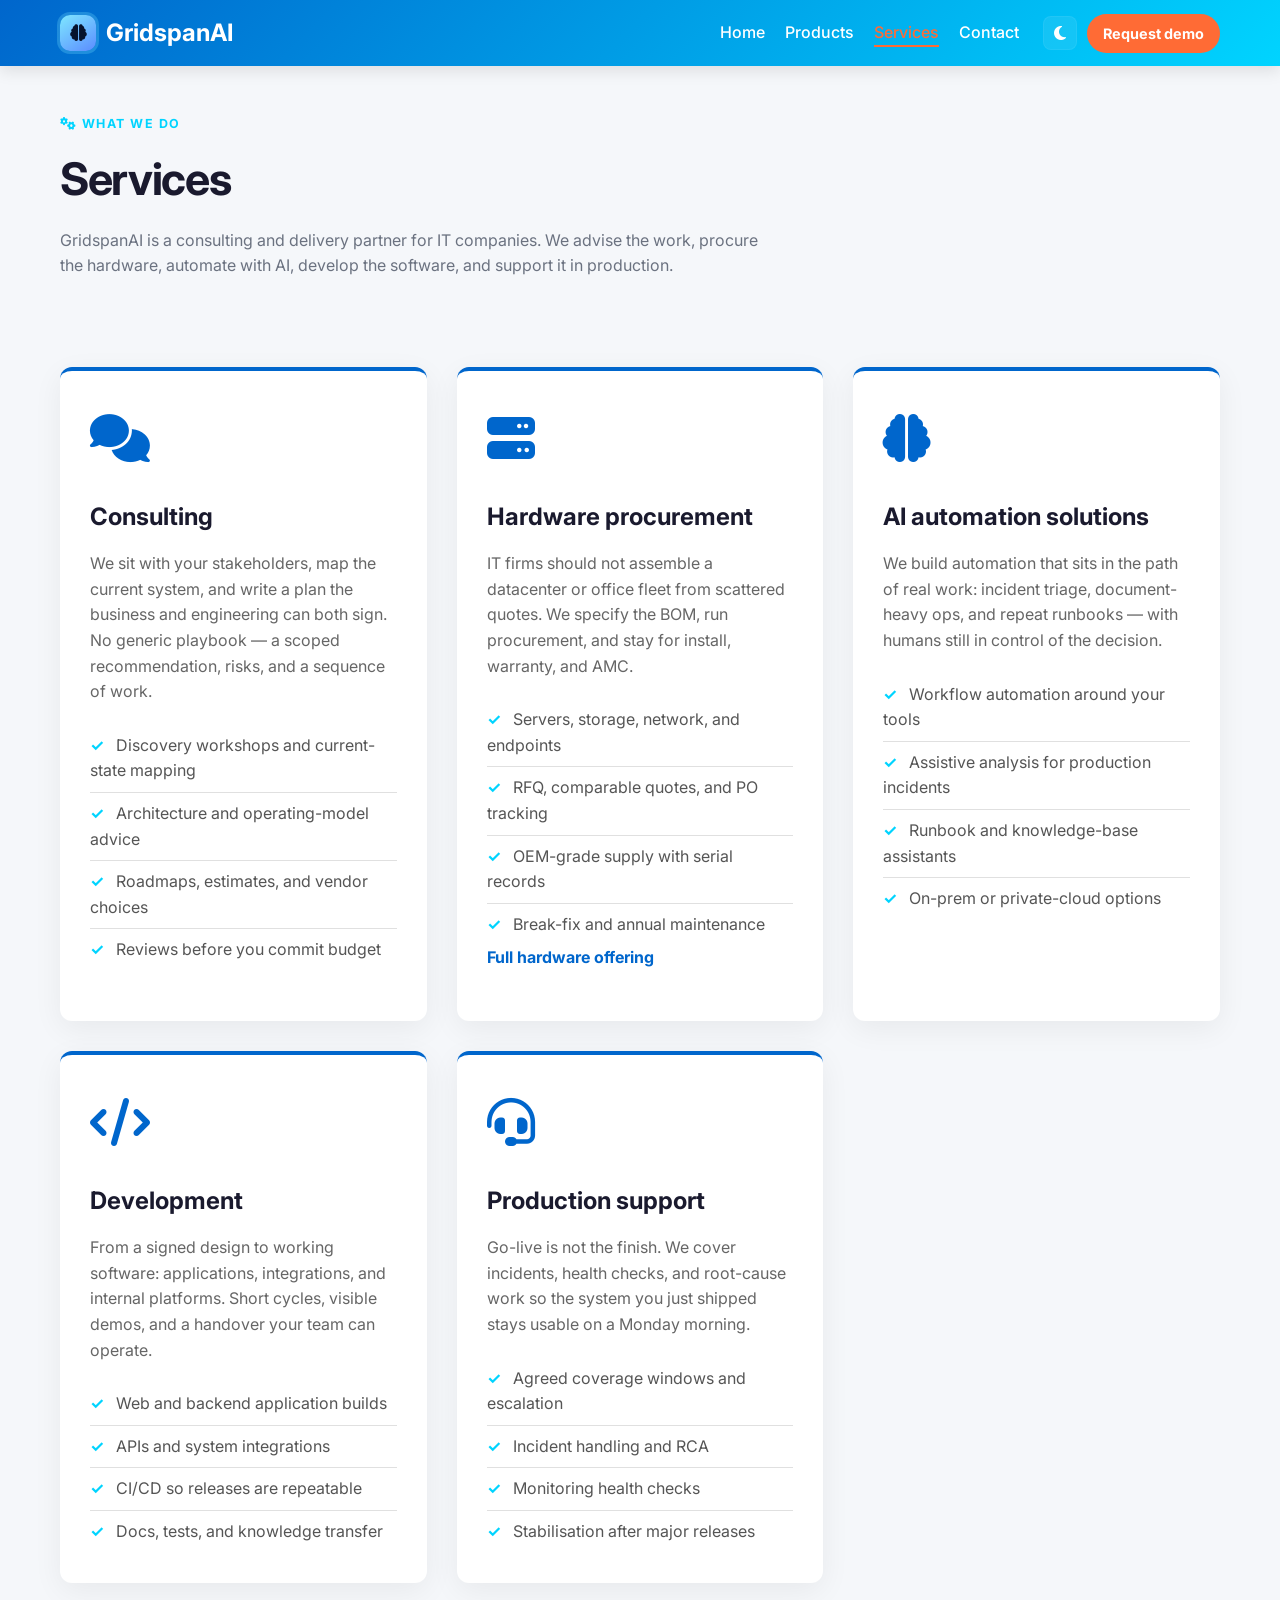
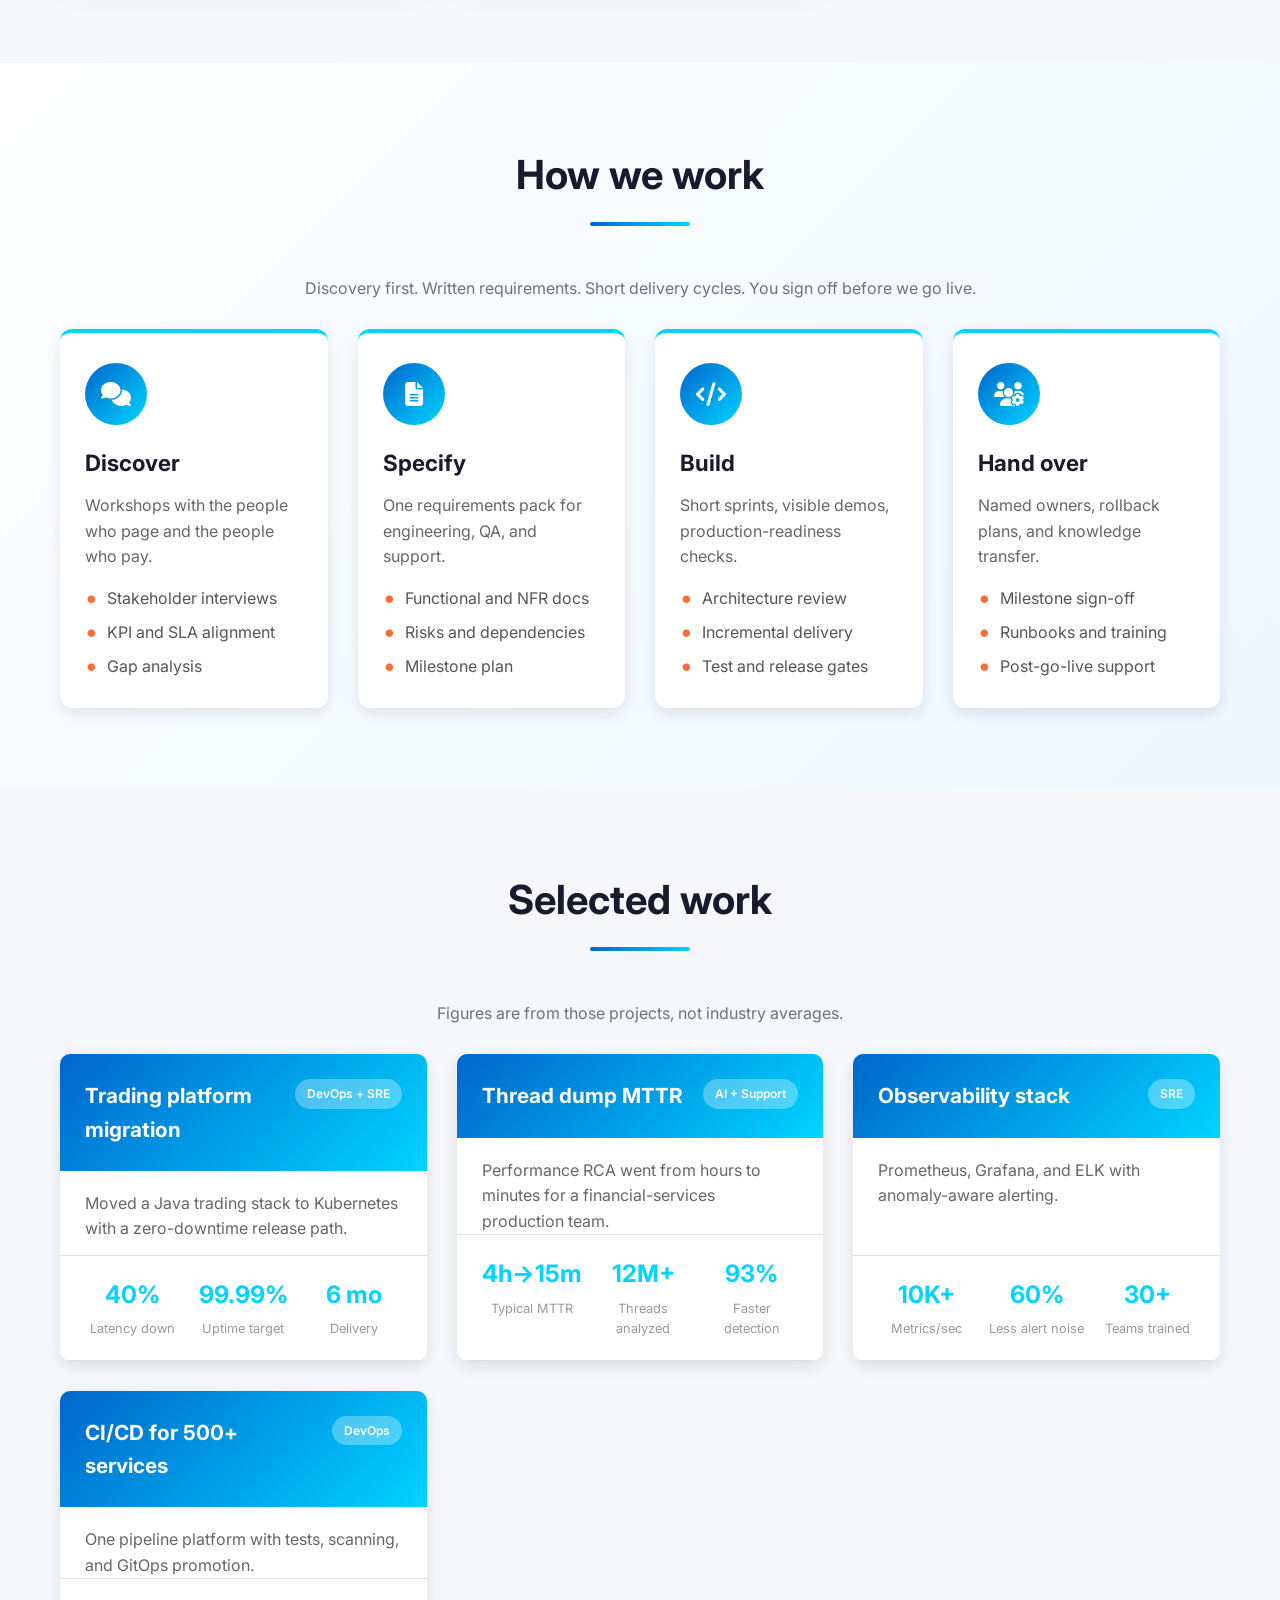
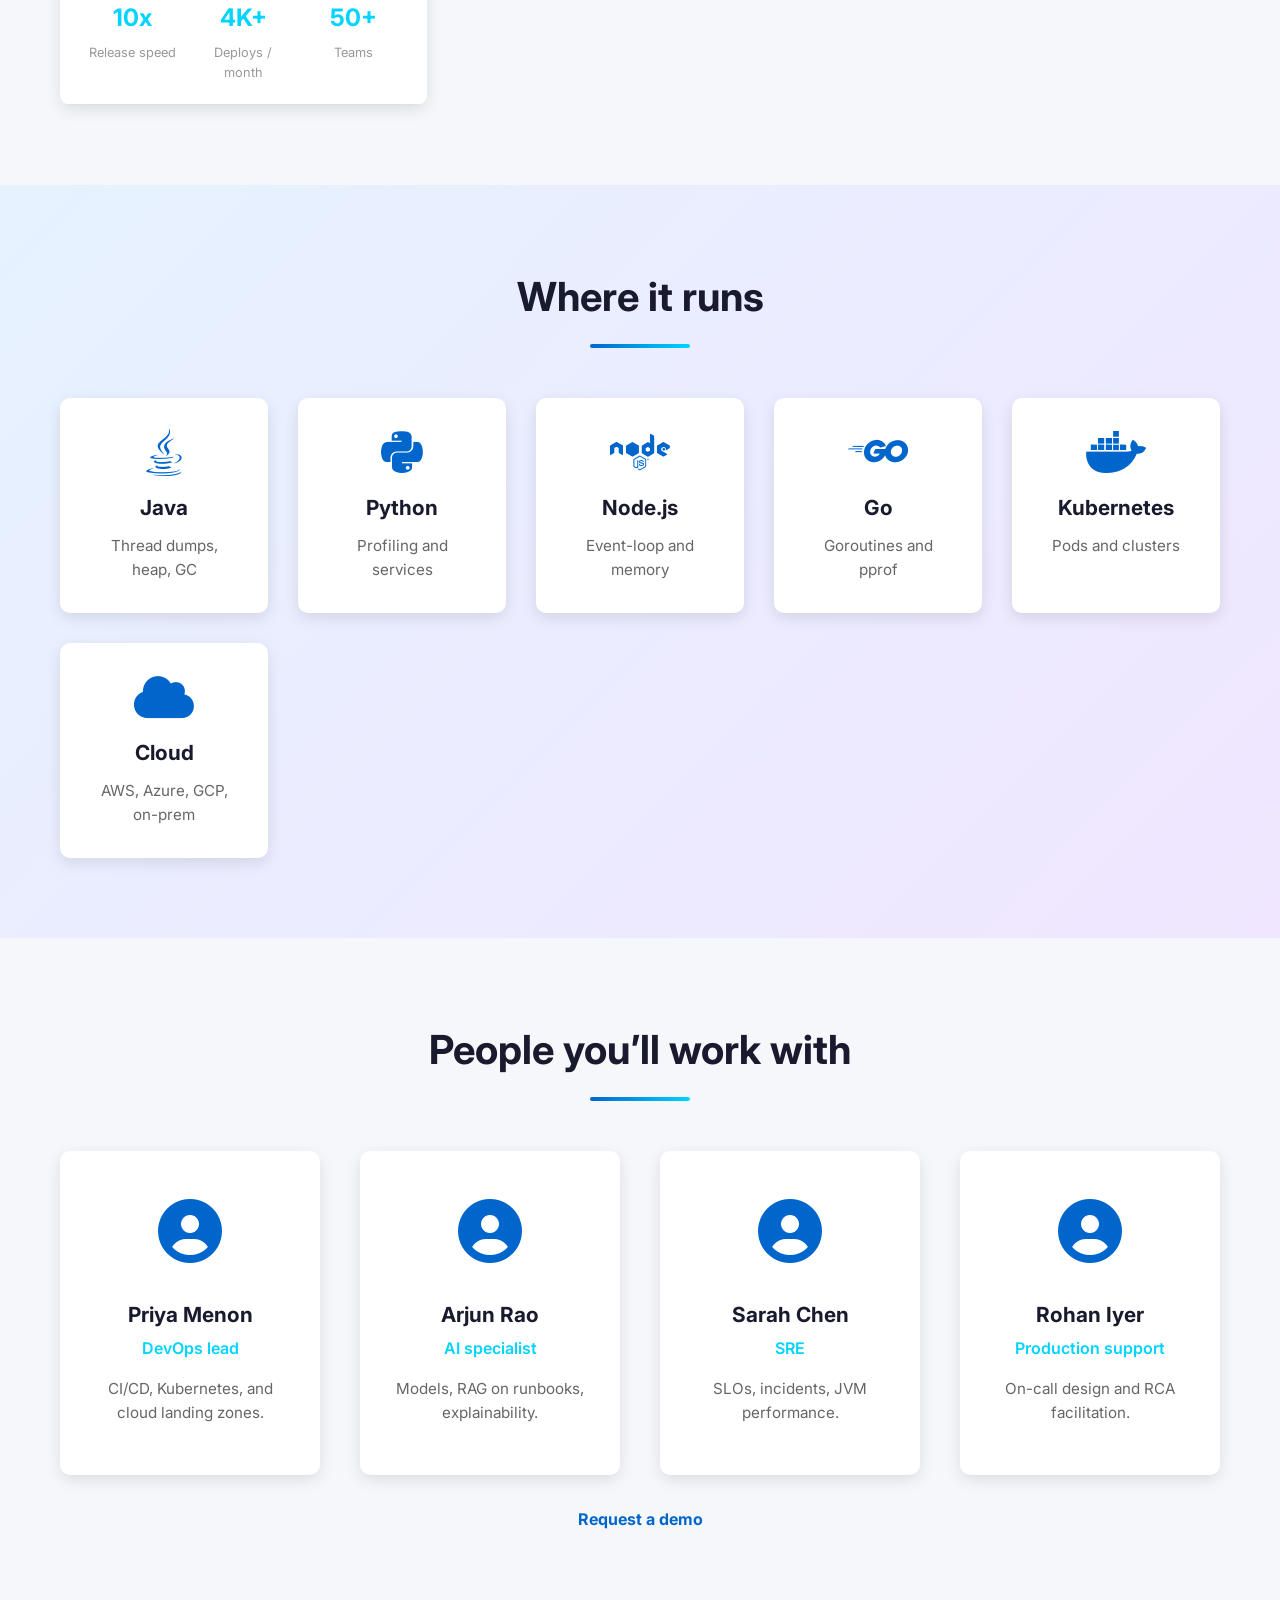
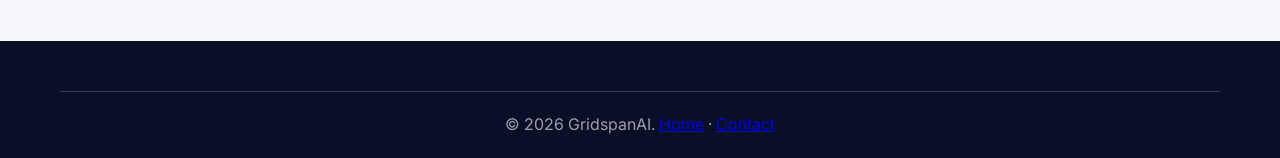
<file: services.html>
<!DOCTYPE html>
<html lang="en">
<head>
    <meta charset="UTF-8">
    <meta name="viewport" content="width=device-width, initial-scale=1.0, viewport-fit=cover">
    <title>Services — Consulting, AI, development &amp; hardware | GridspanAI</title>
    <meta name="description" content="GridspanAI consulting, hardware procurement, AI automation solutions, software development, and production support for IT companies.">
    <link rel="icon" href="favicon.svg" type="image/svg+xml">
    <link rel="stylesheet" href="styles.css?v=7">
    <link rel="preconnect" href="https://fonts.googleapis.com">
    <link rel="preconnect" href="https://fonts.gstatic.com" crossorigin>
    <link href="https://fonts.googleapis.com/css2?family=Inter:wght@400;500;600;700;800&display=swap" rel="stylesheet">
    <link rel="stylesheet" href="https://cdnjs.cloudflare.com/ajax/libs/font-awesome/6.4.0/css/all.min.css">
</head>
<body>
    <a class="skip-link" href="#main">Skip to content</a>
    <nav class="navbar" aria-label="Primary">
        <div class="container">
            <a class="nav-brand" href="index.html">
                <span class="brand-mark" aria-hidden="true"><i class="fas fa-brain"></i></span>
                <span>GridspanAI</span>
            </a>
            <ul class="nav-menu" id="nav-menu">
                <li><a href="index.html" class="nav-link">Home</a></li>
                <li><a href="product.html" class="nav-link">Products</a></li>
                <li><a href="services.html" class="nav-link active">Services</a></li>
                <li><a href="contact.html" class="nav-link">Contact</a></li>
                <li class="mobile-only"><a href="contact.html" class="nav-link nav-link-cta">Request demo</a></li>
            </ul>
            <div class="nav-actions">
                <button id="theme-toggle" class="theme-toggle" type="button" aria-label="Switch to dark theme">
                    <i class="fas fa-moon" aria-hidden="true"></i>
                </button>
                <a href="contact.html" class="nav-cta">Request demo</a>
                <button class="hamburger" type="button" aria-label="Open menu" aria-expanded="false" aria-controls="nav-menu">
                    <span></span><span></span><span></span>
                </button>
            </div>
        </div>
    </nav>

    <main id="main">
    <section class="page-intro">
        <div class="container">
            <p class="eyebrow"><i class="fas fa-cogs" aria-hidden="true"></i> What we do</p>
            <h1>Services</h1>
            <p class="lead">GridspanAI is a consulting and delivery partner for IT companies. We advise the work, procure the hardware, automate with AI, develop the software, and support it in production.</p>
        </div>
    </section>

    <section class="services">
        <div class="container">
            <div class="services-grid">
                <article class="service-card" id="consulting">
                    <div class="service-icon"><i class="fas fa-comments" aria-hidden="true"></i></div>
                    <h3>Consulting</h3>
                    <p>We sit with your stakeholders, map the current system, and write a plan the business and engineering can both sign. No generic playbook — a scoped recommendation, risks, and a sequence of work.</p>
                    <ul class="features">
                        <li>Discovery workshops and current-state mapping</li>
                        <li>Architecture and operating-model advice</li>
                        <li>Roadmaps, estimates, and vendor choices</li>
                        <li>Reviews before you commit budget</li>
                    </ul>
                </article>
                <article class="service-card" id="hardware">
                    <div class="service-icon"><i class="fas fa-server" aria-hidden="true"></i></div>
                    <h3>Hardware procurement</h3>
                    <p>IT firms should not assemble a datacenter or office fleet from scattered quotes. We specify the BOM, run procurement, and stay for install, warranty, and AMC.</p>
                    <ul class="features">
                        <li>Servers, storage, network, and endpoints</li>
                        <li>RFQ, comparable quotes, and PO tracking</li>
                        <li>OEM-grade supply with serial records</li>
                        <li>Break-fix and annual maintenance</li>
                    </ul>
                    <p><a class="text-link" href="hardware.html">Full hardware offering</a></p>
                </article>
                <article class="service-card" id="ai">
                    <div class="service-icon"><i class="fas fa-brain" aria-hidden="true"></i></div>
                    <h3>AI automation solutions</h3>
                    <p>We build automation that sits in the path of real work: incident triage, document-heavy ops, and repeat runbooks — with humans still in control of the decision.</p>
                    <ul class="features">
                        <li>Workflow automation around your tools</li>
                        <li>Assistive analysis for production incidents</li>
                        <li>Runbook and knowledge-base assistants</li>
                        <li>On-prem or private-cloud options</li>
                    </ul>
                </article>
                <article class="service-card" id="development">
                    <div class="service-icon"><i class="fas fa-code" aria-hidden="true"></i></div>
                    <h3>Development</h3>
                    <p>From a signed design to working software: applications, integrations, and internal platforms. Short cycles, visible demos, and a handover your team can operate.</p>
                    <ul class="features">
                        <li>Web and backend application builds</li>
                        <li>APIs and system integrations</li>
                        <li>CI/CD so releases are repeatable</li>
                        <li>Docs, tests, and knowledge transfer</li>
                    </ul>
                </article>
                <article class="service-card" id="support">
                    <div class="service-icon"><i class="fas fa-headset" aria-hidden="true"></i></div>
                    <h3>Production support</h3>
                    <p>Go-live is not the finish. We cover incidents, health checks, and root-cause work so the system you just shipped stays usable on a Monday morning.</p>
                    <ul class="features">
                        <li>Agreed coverage windows and escalation</li>
                        <li>Incident handling and RCA</li>
                        <li>Monitoring health checks</li>
                        <li>Stabilisation after major releases</li>
                    </ul>
                </article>
            </div>
            </div>
        </div>
    </section>

    <section id="approach" class="approach">
        <div class="container">
            <h2 class="section-title">How we work</h2>
            <p class="lead">Discovery first. Written requirements. Short delivery cycles. You sign off before we go live.</p>
            <div class="approach-grid">
                <article class="approach-card">
                    <div class="approach-icon"><i class="fas fa-comments" aria-hidden="true"></i></div>
                    <h3>Discover</h3>
                    <p>Workshops with the people who page and the people who pay.</p>
                    <ul>
                        <li>Stakeholder interviews</li>
                        <li>KPI and SLA alignment</li>
                        <li>Gap analysis</li>
                    </ul>
                </article>
                <article class="approach-card">
                    <div class="approach-icon"><i class="fas fa-file-alt" aria-hidden="true"></i></div>
                    <h3>Specify</h3>
                    <p>One requirements pack for engineering, QA, and support.</p>
                    <ul>
                        <li>Functional and NFR docs</li>
                        <li>Risks and dependencies</li>
                        <li>Milestone plan</li>
                    </ul>
                </article>
                <article class="approach-card">
                    <div class="approach-icon"><i class="fas fa-code" aria-hidden="true"></i></div>
                    <h3>Build</h3>
                    <p>Short sprints, visible demos, production-readiness checks.</p>
                    <ul>
                        <li>Architecture review</li>
                        <li>Incremental delivery</li>
                        <li>Test and release gates</li>
                    </ul>
                </article>
                <article class="approach-card">
                    <div class="approach-icon"><i class="fas fa-users-cog" aria-hidden="true"></i></div>
                    <h3>Hand over</h3>
                    <p>Named owners, rollback plans, and knowledge transfer.</p>
                    <ul>
                        <li>Milestone sign-off</li>
                        <li>Runbooks and training</li>
                        <li>Post-go-live support</li>
                    </ul>
                </article>
            </div>
        </div>
    </section>

    <section id="work" class="projects">
        <div class="container">
            <h2 class="section-title">Selected work</h2>
            <p class="lead">Figures are from those projects, not industry averages.</p>
            <div class="projects-grid">
                <article class="project-card">
                    <div class="project-header">
                        <h3>Trading platform migration</h3>
                        <span class="project-tag">DevOps + SRE</span>
                    </div>
                    <p class="project-description">Moved a Java trading stack to Kubernetes with a zero-downtime release path.</p>
                    <div class="project-metrics">
                        <div class="metric"><span class="metric-value">40%</span><span class="metric-label">Latency down</span></div>
                        <div class="metric"><span class="metric-value">99.99%</span><span class="metric-label">Uptime target</span></div>
                        <div class="metric"><span class="metric-value">6 mo</span><span class="metric-label">Delivery</span></div>
                    </div>
                </article>
                <article class="project-card">
                    <div class="project-header">
                        <h3>Thread dump MTTR</h3>
                        <span class="project-tag">AI + Support</span>
                    </div>
                    <p class="project-description">Performance RCA went from hours to minutes for a financial-services production team.</p>
                    <div class="project-metrics">
                        <div class="metric"><span class="metric-value">4h→15m</span><span class="metric-label">Typical MTTR</span></div>
                        <div class="metric"><span class="metric-value">12M+</span><span class="metric-label">Threads analyzed</span></div>
                        <div class="metric"><span class="metric-value">93%</span><span class="metric-label">Faster detection</span></div>
                    </div>
                </article>
                <article class="project-card">
                    <div class="project-header">
                        <h3>Observability stack</h3>
                        <span class="project-tag">SRE</span>
                    </div>
                    <p class="project-description">Prometheus, Grafana, and ELK with anomaly-aware alerting.</p>
                    <div class="project-metrics">
                        <div class="metric"><span class="metric-value">10K+</span><span class="metric-label">Metrics/sec</span></div>
                        <div class="metric"><span class="metric-value">60%</span><span class="metric-label">Less alert noise</span></div>
                        <div class="metric"><span class="metric-value">30+</span><span class="metric-label">Teams trained</span></div>
                    </div>
                </article>
                <article class="project-card">
                    <div class="project-header">
                        <h3>CI/CD for 500+ services</h3>
                        <span class="project-tag">DevOps</span>
                    </div>
                    <p class="project-description">One pipeline platform with tests, scanning, and GitOps promotion.</p>
                    <div class="project-metrics">
                        <div class="metric"><span class="metric-value">10x</span><span class="metric-label">Release speed</span></div>
                        <div class="metric"><span class="metric-value">4K+</span><span class="metric-label">Deploys / month</span></div>
                        <div class="metric"><span class="metric-value">50+</span><span class="metric-label">Teams</span></div>
                    </div>
                </article>
            </div>
        </div>
    </section>

    <section id="platforms" class="platforms">
        <div class="container">
            <h2 class="section-title">Where it runs</h2>
            <div class="platforms-grid">
                <div class="platform-item"><i class="fab fa-java" aria-hidden="true"></i><h4>Java</h4><p>Thread dumps, heap, GC</p></div>
                <div class="platform-item"><i class="fab fa-python" aria-hidden="true"></i><h4>Python</h4><p>Profiling and services</p></div>
                <div class="platform-item"><i class="fab fa-node" aria-hidden="true"></i><h4>Node.js</h4><p>Event-loop and memory</p></div>
                <div class="platform-item"><i class="fab fa-golang" aria-hidden="true"></i><h4>Go</h4><p>Goroutines and pprof</p></div>
                <div class="platform-item"><i class="fab fa-docker" aria-hidden="true"></i><h4>Kubernetes</h4><p>Pods and clusters</p></div>
                <div class="platform-item"><i class="fas fa-cloud" aria-hidden="true"></i><h4>Cloud</h4><p>AWS, Azure, GCP, on-prem</p></div>
            </div>
        </div>
    </section>

    <section class="team" id="team">
        <div class="container">
            <h2 class="section-title">People you’ll work with</h2>
            <div class="team-grid">
                <article class="team-member">
                    <div class="member-avatar"><i class="fas fa-user-circle" aria-hidden="true"></i></div>
                    <h3>Priya Menon</h3>
                    <p class="role">DevOps lead</p>
                    <p class="bio">CI/CD, Kubernetes, and cloud landing zones.</p>
                </article>
                <article class="team-member">
                    <div class="member-avatar"><i class="fas fa-user-circle" aria-hidden="true"></i></div>
                    <h3>Arjun Rao</h3>
                    <p class="role">AI specialist</p>
                    <p class="bio">Models, RAG on runbooks, explainability.</p>
                </article>
                <article class="team-member">
                    <div class="member-avatar"><i class="fas fa-user-circle" aria-hidden="true"></i></div>
                    <h3>Sarah Chen</h3>
                    <p class="role">SRE</p>
                    <p class="bio">SLOs, incidents, JVM performance.</p>
                </article>
                <article class="team-member">
                    <div class="member-avatar"><i class="fas fa-user-circle" aria-hidden="true"></i></div>
                    <h3>Rohan Iyer</h3>
                    <p class="role">Production support</p>
                    <p class="bio">On-call design and RCA facilitation.</p>
                </article>
            </div>
            <p class="lead" style="margin-top:32px;"><a class="text-link" href="contact.html">Request a demo</a></p>
        </div>
    </section>
    </main>

    <footer class="footer">
        <div class="container">
            <div class="footer-bottom">
                <p>&copy; <span class="year">2026</span> GridspanAI. <a href="index.html">Home</a> · <a href="contact.html">Contact</a></p>
            </div>
        </div>
    </footer>
    <script src="script.js?v=7"></script>
</body>
</html>
</file>
<file: styles.css>
* {
    margin: 0;
    padding: 0;
    box-sizing: border-box;
}

:root {
    --primary-color: #0066cc;
    --secondary-color: #00d4ff;
    --accent-color: #ff6b35;
    --muted: #6b7280;
    --surface: #ffffff;
    --glass: rgba(255,255,255,0.7);
    --dark-bg: #0a0e27;
    --light-bg: #f5f7fa;
    --text-dark: #1a1a2e;
    --text-light: #ffffff;
    --border-color: #e0e0e0;
    --shadow: 0 10px 30px rgba(0, 0, 0, 0.2);
    --shadow-sm: 0 5px 15px rgba(0, 0, 0, 0.1);
}

/* Dark theme variables */
body.dark {
    --primary-color: #2aa4ff;
    --secondary-color: #5be0ff;
    --accent-color: #ff9b6b;
    --muted: #9aa4b2;
    --surface: #081028;
    --glass: rgba(10,16,30,0.6);
    --light-bg: #061026;
    --text-dark: #eaf2ff;
    --text-light: #ffffff;
    --border-color: rgba(255,255,255,0.06);
    --shadow: 0 20px 60px rgba(0,0,0,0.6);
}

html {
    scroll-behavior: smooth;
}

body {
    font-family: 'Inter', 'Segoe UI', Tahoma, Geneva, Verdana, sans-serif;
    color: var(--text-dark);
    background-color: var(--light-bg);
    line-height: 1.6;
    -webkit-font-smoothing: antialiased;
    -moz-osx-font-smoothing: grayscale;
}

.container {
    max-width: 1200px;
    margin: 0 auto;
    padding: 0 20px;
}

/* Navigation */
.navbar {
    background: linear-gradient(135deg, var(--primary-color), var(--secondary-color));
    color: var(--text-light);
    padding: 0.85rem 0;
    padding-top: max(0.85rem, env(safe-area-inset-top));
    position: sticky;
    top: 0;
    z-index: 1000;
    box-shadow: var(--shadow-sm);
}

.navbar .container {
    display: flex;
    justify-content: space-between;
    align-items: center;
    gap: 16px;
}

.nav-brand {
    display: flex;
    align-items: center;
    gap: 10px;
    font-size: 1.5rem;
    font-weight: bold;
    color: var(--text-light);
    text-decoration: none;
}

.brand-mark {
    width: 36px;
    height: 36px;
    border-radius: 10px;
    display: inline-flex;
    align-items: center;
    justify-content: center;
    background: linear-gradient(145deg, #7ee7ff, #5b8cff);
    color: #06122c;
    box-shadow: 0 0 0 3px rgba(126, 231, 255, 0.25);
}

.brand-mark i {
    font-size: 1.05rem;
}

.ai-chip {
    font-size: 0.65rem;
    font-weight: 800;
    letter-spacing: 0.08em;
    background: rgba(126, 231, 255, 0.2);
    border: 1px solid rgba(126, 231, 255, 0.55);
    color: #d7f6ff;
    padding: 3px 7px;
    border-radius: 6px;
}

.nav-actions {
    display: flex;
    align-items: center;
    gap: 10px;
}

.nav-cta {
    display: inline-block;
    background: var(--accent-color);
    color: #fff;
    text-decoration: none;
    font-weight: 700;
    font-size: 0.9rem;
    padding: 8px 16px;
    border-radius: 999px;
    white-space: nowrap;
}

.nav-cta:hover {
    color: #fff;
    filter: brightness(1.08);
}

.nav-brand i {
    font-size: 1.05rem;
}

.nav-menu {
    display: flex;
    list-style: none;
    gap: 1.25rem;
    margin-left: auto;
    margin-right: 8px;
}

section[id] {
    scroll-margin-top: 84px;
}

.nav-link {
    color: var(--text-light);
    text-decoration: none;
    font-weight: 500;
    transition: all 0.3s ease;
    position: relative;
}

.nav-link:hover,
.nav-link.active {
    color: var(--accent-color);
}

.nav-link.active::after {
    content: '';
    position: absolute;
    bottom: -5px;
    left: 0;
    width: 100%;
    height: 2px;
    background: var(--accent-color);
}

.hamburger {
    display: none;
    flex-direction: column;
    cursor: pointer;
    background: none;
    border: none;
    padding: 4px;
}

.hamburger span {
    width: 22px;
    height: 2px;
    background: var(--text-light);
    margin: 3px 0;
    transition: 0.3s;
    display: block;
}

/* Hero Section */
.hero {
    background:
        radial-gradient(1200px 480px at 80% -10%, rgba(0, 212, 255, 0.18), transparent 55%),
        radial-gradient(800px 400px at 0% 100%, rgba(255, 107, 53, 0.12), transparent 50%),
        linear-gradient(165deg, #06122c 0%, #0a2a5c 48%, #0c4a8a 100%);
    color: var(--text-light);
    padding: 48px 20px 56px;
    position: relative;
    overflow: hidden;
}

.ai-symbols {
    position: absolute;
    inset: 0;
    pointer-events: none;
    z-index: 0;
    color: rgba(126, 231, 255, 0.16);
}

.ai-symbols i {
    position: absolute;
    font-size: 2rem;
    animation: ai-float 8s ease-in-out infinite;
}

.ai-symbols .s1 { top: 12%; left: 6%; font-size: 2.6rem; }
.ai-symbols .s2 { top: 18%; right: 8%; animation-delay: -1.5s; }
.ai-symbols .s3 { bottom: 18%; left: 10%; animation-delay: -3s; font-size: 2.2rem; }
.ai-symbols .s4 { top: 48%; right: 18%; animation-delay: -2.2s; }
.ai-symbols .s5 { bottom: 12%; right: 12%; animation-delay: -4s; }
.ai-symbols .s6 { top: 8%; left: 42%; animation-delay: -2.8s; font-size: 1.6rem; }

@keyframes ai-float {
    0%, 100% { transform: translateY(0); opacity: 0.55; }
    50% { transform: translateY(-12px); opacity: 1; }
}

.hero .eyebrow i {
    margin-right: 6px;
    color: #7ee7ff;
}

.hero-grid {
    display: grid;
    grid-template-columns: minmax(0, 1.05fr) minmax(280px, 0.95fr);
    gap: 40px;
    align-items: center;
    position: relative;
    z-index: 1;
}

.hero-copy { text-align: left; }

.hero .eyebrow {
    color: #b8ecff;
    margin-bottom: 12px;
}

.hero h1 {
    font-size: clamp(2rem, 4.4vw, 3.15rem);
    margin: 0 0 16px;
    font-weight: 800;
    letter-spacing: -0.04em;
    line-height: 1.12;
    max-width: 16ch;
    text-shadow: none;
}

.hero-home .hero h1,
.hero-home h1 {
    max-width: 13ch;
}

.home-offer {
    display: flex;
    flex-direction: column;
    gap: 12px;
}

.offer-card {
    display: flex;
    gap: 14px;
    align-items: flex-start;
    padding: 18px 18px;
    background: rgba(255, 255, 255, 0.07);
    border: 1px solid rgba(255, 255, 255, 0.12);
    border-radius: 14px;
    text-decoration: none;
    color: inherit;
    backdrop-filter: blur(8px);
}

.offer-card:hover {
    background: rgba(255, 255, 255, 0.12);
    border-color: rgba(126, 231, 255, 0.35);
}

.offer-card i {
    font-size: 1.35rem;
    color: #7ee7ff;
    margin-top: 3px;
}

.offer-card h3 {
    font-size: 1.05rem;
    margin: 0 0 4px;
}

.offer-card p {
    margin: 0;
    font-size: 0.92rem;
    color: rgba(255, 255, 255, 0.75);
}

.card-kicker {
    color: var(--primary-color);
    font-weight: 700;
    font-size: 0.95rem;
    margin-bottom: 8px !important;
}

.hero-emphasis {
    color: #7ee7ff;
    font-style: normal;
}

.hero .description {
    font-size: 1.12rem;
    line-height: 1.55;
    margin: 0 0 20px;
    max-width: 42ch;
    color: rgba(255, 255, 255, 0.88);
}

.hero-proof {
    list-style: none;
    display: flex;
    flex-wrap: wrap;
    gap: 8px 10px;
    margin: 0 0 22px;
    padding: 0;
}

.hero-proof li {
    background: rgba(255, 255, 255, 0.08);
    border: 1px solid rgba(255, 255, 255, 0.14);
    border-radius: 999px;
    padding: 6px 12px;
    font-size: 0.86rem;
    color: rgba(255, 255, 255, 0.9);
}

.hero-proof strong { color: #fff; }

.hero-ctas {
    display: flex;
    gap: 12px;
    flex-wrap: wrap;
    justify-content: flex-start;
    margin: 0 0 28px;
}

.hero .cta-button.secondary {
    background: transparent;
    border: 2px solid rgba(255, 255, 255, 0.7);
    color: #fff;
    padding: 13px 28px;
}

.hero-steps {
    list-style: none;
    display: grid;
    grid-template-columns: repeat(4, minmax(0, 1fr));
    gap: 8px;
    padding: 0;
    margin: 0;
}

.hero-steps li {
    display: flex;
    align-items: center;
    gap: 8px;
    font-size: 0.82rem;
    color: rgba(255, 255, 255, 0.82);
}

.hero-steps span {
    display: inline-flex;
    align-items: center;
    justify-content: center;
    width: 28px;
    height: 28px;
    border-radius: 50%;
    background: #7ee7ff;
    color: #06122c;
    font-weight: 800;
    font-size: 0.78rem;
    flex-shrink: 0;
}

.hero-panel { min-width: 0; }

.report-window {
    background: #0b1528;
    border: 1px solid rgba(255, 255, 255, 0.12);
    border-radius: 14px;
    box-shadow: 0 24px 60px rgba(0, 0, 0, 0.4);
    overflow: hidden;
}

.report-chrome {
    display: flex;
    align-items: center;
    gap: 6px;
    padding: 10px 14px;
    background: #121c32;
    border-bottom: 1px solid rgba(255, 255, 255, 0.08);
}

.report-chrome .dot {
    width: 8px;
    height: 8px;
    border-radius: 50%;
    background: #3d4a66;
}

.report-chrome .dot:nth-child(1) { background: #ff5f57; }
.report-chrome .dot:nth-child(2) { background: #febc2e; }
.report-chrome .dot:nth-child(3) { background: #28c840; }

.report-title {
    margin-left: 8px;
    font-size: 0.78rem;
    color: #9fb0c8;
    font-family: ui-monospace, SFMono-Regular, Menlo, Consolas, monospace;
}

.report-banner {
    margin: 14px 14px 8px;
    padding: 12px 14px;
    border-radius: 10px;
    background: rgba(255, 80, 80, 0.16);
    border: 1px solid rgba(255, 120, 120, 0.35);
    color: #ffd6d6;
    font-size: 0.92rem;
}

.report-banner strong {
    display: block;
    color: #ff8a80;
    font-size: 0.72rem;
    letter-spacing: 0.08em;
    text-transform: uppercase;
    margin-bottom: 4px;
}

.report-row {
    display: flex;
    gap: 10px;
    padding: 10px 16px;
    align-items: flex-start;
}

.report-row p {
    margin: 4px 0 0;
    color: #9fb0c8;
    font-size: 0.85rem;
}

.sev {
    font-size: 0.7rem;
    font-weight: 800;
    text-transform: uppercase;
    padding: 4px 7px;
    border-radius: 6px;
    flex-shrink: 0;
    margin-top: 2px;
}

.sev.high { background: rgba(255, 107, 53, 0.2); color: #ffb089; }
.sev.med { background: rgba(255, 196, 0, 0.15); color: #ffd36a; }

.report-fix {
    margin: 8px 14px 16px;
    padding: 12px 14px;
    border-radius: 10px;
    background: rgba(0, 212, 255, 0.1);
    border: 1px solid rgba(126, 231, 255, 0.28);
    color: #d7f6ff;
    font-size: 0.88rem;
}

.report-fix span {
    display: block;
    font-size: 0.72rem;
    font-weight: 800;
    letter-spacing: 0.08em;
    text-transform: uppercase;
    color: #7ee7ff;
    margin-bottom: 6px;
}

.report-fix code {
    font-size: 0.82em;
    background: rgba(0, 0, 0, 0.25);
    padding: 1px 5px;
    border-radius: 4px;
}

.cta-button {
    display: inline-block;
    background: linear-gradient(135deg, var(--accent-color), #ff8c00);
    color: var(--text-light);
    padding: 15px 40px;
    border-radius: 50px;
    text-decoration: none;
    font-weight: 600;
    transition: all 0.3s ease;
    box-shadow: 0 10px 25px rgba(255, 107, 53, 0.3);
}

.cta-button:hover {
    transform: translateY(-3px);
    box-shadow: 0 15px 35px rgba(255, 107, 53, 0.4);
}

/* Section Titles */
.section-title {
    text-align: center;
    font-size: 2.5rem;
    margin-bottom: 50px;
    color: var(--text-dark);
    position: relative;
    display: inline-block;
    width: 100%;
}

.section-title::after {
    content: '';
    display: block;
    width: 100px;
    height: 4px;
    background: linear-gradient(90deg, var(--primary-color), var(--secondary-color));
    margin: 15px auto 0;
    border-radius: 2px;
}

/* Services Section */
.services {
    padding: 80px 20px;
    background: var(--light-bg);
}

.services-grid {
    display: grid;
    grid-template-columns: repeat(auto-fit, minmax(280px, 1fr));
    gap: 30px;
}

.service-card {
    background: var(--surface);
    padding: 30px;
    border-radius: 12px;
    box-shadow: 0 8px 30px rgba(2,6,23,0.06);
    transition: all 0.3s ease;
    border-top: 4px solid var(--primary-color);
}

.service-card:hover {
    transform: translateY(-12px) rotate(-0.2deg);
    box-shadow: 0 30px 60px rgba(3,10,30,0.12);
    border-top-color: var(--secondary-color);
}

.service-icon {
    font-size: 3rem;
    color: var(--primary-color);
    margin-bottom: 20px;
}

.service-card h3 {
    font-size: 1.5rem;
    margin-bottom: 15px;
    color: var(--text-dark);
}

.service-card p {
    color: #666;
    margin-bottom: 20px;
}

.features {
    list-style: none;
}

.features li {
    padding: 8px 0;
    color: #555;
    border-bottom: 1px solid var(--border-color);
}

.features li:last-child {
    border-bottom: none;
}

.features li::before {
    content: '✓ ';
    color: var(--secondary-color);
    font-weight: bold;
    margin-right: 8px;
}

/* Why NexusAI Section */
.why-nexusai {
    padding: 80px 20px;
    background: linear-gradient(135deg, #f0f4ff, #e6f2ff);
}

.benefits-grid {
    display: grid;
    grid-template-columns: repeat(auto-fit, minmax(280px, 1fr));
    gap: 30px;
}

.benefit {
    background: var(--text-light);
    padding: 30px;
    border-radius: 10px;
    text-align: center;
    box-shadow: var(--shadow-sm);
    transition: all 0.3s ease;
}

.benefit:hover {
    transform: scale(1.05);
    box-shadow: var(--shadow);
}

.benefit i {
    font-size: 2.5rem;
    color: var(--secondary-color);
    margin-bottom: 15px;
}

.benefit h4 {
    font-size: 1.3rem;
    margin-bottom: 10px;
    color: var(--text-dark);
}

.benefit p {
    color: #666;
}

/* Team Section */
.team {
    padding: 80px 20px;
    background: var(--light-bg);
}

.team-grid {
    display: grid;
    grid-template-columns: repeat(auto-fit, minmax(250px, 1fr));
    gap: 40px;
}

.team-member {
    background: var(--text-light);
    padding: 30px;
    border-radius: 10px;
    box-shadow: var(--shadow-sm);
    text-align: center;
    transition: all 0.3s ease;
}

.team-member:hover {
    transform: translateY(-10px);
    box-shadow: var(--shadow);
}

.member-avatar {
    font-size: 4rem;
    color: var(--primary-color);
    margin-bottom: 15px;
}

.team-member h3 {
    font-size: 1.3rem;
    margin-bottom: 5px;
    color: var(--text-dark);
}

.team-member .role {
    color: var(--secondary-color);
    font-weight: 600;
    margin-bottom: 15px;
}

.team-member .bio {
    color: #666;
    margin-bottom: 20px;
    font-size: 0.95rem;
}

.member-social {
    display: flex;
    gap: 15px;
    justify-content: center;
}

.member-social a {
    width: 40px;
    height: 40px;
    display: flex;
    align-items: center;
    justify-content: center;
    background: linear-gradient(135deg, var(--primary-color), var(--secondary-color));
    color: var(--text-light);
    border-radius: 50%;
    text-decoration: none;
    transition: all 0.3s ease;
}

.member-social a:hover {
    transform: scale(1.2);
}

/* Contact Section */
.contact {
    padding: 80px 20px;
    background: linear-gradient(135deg, var(--dark-bg), var(--primary-color));
    color: var(--text-light);
}

.contact .section-title {
    color: var(--text-light);
}

.contact .section-title::after {
    background: linear-gradient(90deg, var(--secondary-color), var(--accent-color));
}

.contact-wrapper {
    display: grid;
    grid-template-columns: 1fr 1fr;
    gap: 50px;
    max-width: 900px;
    margin: 0 auto;
}

.contact-info h3 {
    font-size: 1.5rem;
    margin-bottom: 30px;
}

.info-item {
    display: flex;
    gap: 20px;
    margin-bottom: 30px;
}

.info-item i {
    font-size: 1.5rem;
    color: var(--secondary-color);
    flex-shrink: 0;
}

.info-item h4 {
    margin-bottom: 5px;
}

.info-item p {
    color: rgba(255, 255, 255, 0.8);
}

.contact-form {
    display: flex;
    flex-direction: column;
    gap: 20px;
}

.form-group {
    display: flex;
    flex-direction: column;
}

.form-group label {
    font-weight: 600;
    margin-bottom: 6px;
    font-size: 0.92rem;
}

.form-group input,
.form-group textarea,
.form-group select {
    padding: 15px;
    border: 2px solid rgba(255, 255, 255, 0.3);
    border-radius: 5px;
    background: rgba(255, 255, 255, 0.1);
    color: var(--text-light);
    font-family: inherit;
    transition: all 0.3s ease;
}

.form-group input::placeholder,
.form-group textarea::placeholder {
    color: rgba(255, 255, 255, 0.6);
}

.form-group input:focus,
.form-group textarea:focus {
    outline: none;
    background: rgba(255, 255, 255, 0.15);
    border-color: var(--secondary-color);
}

.submit-btn {
    background: linear-gradient(135deg, var(--accent-color), #ff8c00);
    color: var(--text-light);
    padding: 15px 30px;
    border: none;
    border-radius: 5px;
    font-size: 1rem;
    font-weight: 600;
    cursor: pointer;
    transition: all 0.3s ease;
    box-shadow: 0 10px 25px rgba(255, 107, 53, 0.3);
}

.submit-btn:hover {
    transform: translateY(-2px);
    box-shadow: 0 15px 35px rgba(255, 107, 53, 0.4);
}

/* Footer */
.footer {
    background: var(--dark-bg);
    color: var(--text-light);
    padding: 50px 20px 20px;
}

.footer-content {
    display: grid;
    grid-template-columns: repeat(auto-fit, minmax(250px, 1fr));
    gap: 30px;
    margin-bottom: 30px;
}

.footer-section h4 {
    margin-bottom: 15px;
    color: var(--secondary-color);
}

.footer-section ul {
    list-style: none;
}

.footer-section ul li {
    margin-bottom: 10px;
}

.footer-section a {
    color: rgba(255, 255, 255, 0.8);
    text-decoration: none;
    transition: all 0.3s ease;
}

.footer-section a:hover {
    color: var(--secondary-color);
}

.social-links {
    display: flex;
    gap: 15px;
}

.social-links a {
    width: 40px;
    height: 40px;
    display: flex;
    align-items: center;
    justify-content: center;
    background: rgba(0, 212, 255, 0.2);
    border-radius: 50%;
    transition: all 0.3s ease;
}

.social-links a:hover {
    background: var(--secondary-color);
    color: var(--dark-bg);
}

.footer-bottom {
    text-align: center;
    padding-top: 20px;
    border-top: 1px solid rgba(255, 255, 255, 0.2);
    color: rgba(255, 255, 255, 0.6);
}

/* Products Section */
.products-featured {
    padding: 80px 20px;
    background: linear-gradient(135deg, #f0f4ff, #e6f2ff);
}

.flagship-product {
    display: grid;
    grid-template-columns: 1fr 1fr;
    gap: 50px;
    align-items: center;
}

.product-visual {
    display: flex;
    justify-content: center;
    align-items: center;
}

.product-icon-large {
    font-size: 10rem;
    color: var(--primary-color);
    animation: float 3s ease-in-out infinite;
}

@keyframes float {
    0%, 100% { transform: translateY(0px); }
    50% { transform: translateY(-20px); }
}

.product-content {
    display: flex;
    flex-direction: column;
    gap: 20px;
}

.product-content-wide {
    max-width: 820px;
    margin: 0 auto;
}

.product-content h2 { letter-spacing: -0.5px; }

.product-content h2 {
    color: var(--text-dark);
    font-size: 2.5rem;
}

.product-tagline {
    color: var(--secondary-color);
    font-size: 1.2rem;
    font-weight: 600;
}

.product-flow {
    display: flex;
    align-items: center;
    gap: 15px;
    flex-wrap: wrap;
    padding: 20px;
    background: var(--text-light);
    border-radius: 10px;
    box-shadow: var(--shadow-sm);
}

.flow-step {
    display: flex;
    flex-direction: column;
    align-items: center;
    gap: 10px;
}

.flow-icon {
    width: 60px;
    height: 60px;
    display: flex;
    align-items: center;
    justify-content: center;
    background: linear-gradient(135deg, var(--primary-color), var(--secondary-color));
    color: var(--text-light);
    border-radius: 50%;
    font-size: 1.5rem;
}

.flow-label {
    font-weight: 600;
    color: var(--text-dark);
    text-align: center;
    font-size: 0.9rem;
}

.flow-arrow {
    color: var(--secondary-color);
    font-size: 1.5rem;
}

.product-content h3 {
    color: var(--text-dark);
    font-size: 1.5rem;
    margin-top: 10px;
}

.product-features {
    list-style: none;
    display: flex;
    flex-direction: column;
    gap: 12px;
}

.product-features li {
    display: flex;
    gap: 10px;
    align-items: flex-start;
    color: #555;
}

.product-features i {
    color: var(--secondary-color);
    flex-shrink: 0;
    margin-top: 2px;
}

.product-features strong {
    color: var(--text-dark);
}

.tech-stack {
    padding: 20px;
    background: var(--text-light);
    border-radius: 10px;
    border-left: 4px solid var(--secondary-color);
}

.tech-stack h4 {
    color: var(--text-dark);
    margin-bottom: 12px;
}

.tech-badges {
    display: flex;
    flex-wrap: wrap;
    gap: 10px;
}

.tech-badge {
    background: linear-gradient(135deg, var(--primary-color), var(--secondary-color));
    color: var(--text-light);
    padding: 6px 12px;
    border-radius: 20px;
    font-size: 0.85rem;
    font-weight: 600;
}

/* Theme toggle button */
.theme-toggle {
    background: rgba(255,255,255,0.08);
    border: 1px solid rgba(255,255,255,0.06);
    color: var(--text-light);
    padding: 8px 10px;
    border-radius: 8px;
    font-size: 1rem;
    cursor: pointer;
    display: inline-flex;
    align-items: center;
    justify-content: center;
}
.theme-toggle:hover { transform: translateY(-2px); }

/* Microinteractions */
.ai-card, .project-card, .service-card { transition: transform 240ms cubic-bezier(.2,.9,.2,1), box-shadow 240ms ease; }

/* small responsive tweaks */
@media (max-width: 980px) {
    .hero-grid { grid-template-columns: 1fr; gap: 28px; }
    .hero { padding: 36px 16px 44px; }
    .hero h1 { max-width: none; font-size: 2.35rem; }
    .hero-steps { grid-template-columns: 1fr 1fr; }
}

/* Additional mobile improvements */
@media (max-width: 768px) {
    .nav-menu { display: none; position: absolute; top: 64px; left: 0; right: 0; background: linear-gradient(135deg, var(--primary-color), var(--secondary-color)); padding: 16px; flex-direction: column; gap: 12px; }
    .nav-menu.active { display: flex; }
    .nav-link { font-size: 1.05rem; padding: 10px 12px; }
    .hamburger { display: flex; }
    .nav-cta { display: none; }
    .hero { padding: 28px 14px 36px; }
    .hero h1 { font-size: 2.05rem; }
    .hero .description { font-size: 1rem; }
    .hero-ctas { flex-direction: column; align-items: stretch; }
    .hero-steps { grid-template-columns: 1fr 1fr; }
    .cta-button { width: 100%; border-radius: 10px; padding: 12px 18px; }
    .cta-button.secondary { padding: 10px 18px; }
    .product-icon-large { font-size: 6rem; }
    .flagship-product { grid-template-columns: 1fr; }
    .product-flow { padding: 14px; }
    .ai-grid { grid-template-columns: 1fr; }
    .contact-modal-dialog { width: 100%; height: 100%; max-height: 100vh; border-radius: 8px 8px 0 0; margin: 0 6px; }
    .contact-modal-body .container { padding: 12px; }
    .contact-form input, .contact-form textarea, .contact-form select { font-size: 1rem; }
}

.product-cta {
    display: flex;
    gap: 15px;
    flex-wrap: wrap;
}

.cta-button.secondary {
    background: transparent;
    border: 2px solid var(--primary-color);
    color: var(--primary-color);
}

.cta-button.secondary:hover {
    background: var(--primary-color);
    color: var(--text-light);
}

/* Projects Section */
.projects {
    padding: 80px 20px;
    background: var(--light-bg);
}

.projects-grid {
    display: grid;
    grid-template-columns: repeat(auto-fit, minmax(min(100%, 280px), 1fr));
    gap: 30px;
}

.project-card {
    background: var(--text-light);
    border-radius: 10px;
    overflow: hidden;
    box-shadow: var(--shadow-sm);
    transition: all 0.3s ease;
    display: flex;
    flex-direction: column;
}

.project-card:hover {
    transform: translateY(-10px);
    box-shadow: var(--shadow);
}

.project-header {
    padding: 25px;
    background: linear-gradient(135deg, var(--primary-color), var(--secondary-color));
    color: var(--text-light);
    display: flex;
    justify-content: space-between;
    align-items: start;
    gap: 15px;
}

.project-header h3 {
    flex: 1;
    font-size: 1.3rem;
}

.project-tag {
    background: rgba(255, 255, 255, 0.3);
    padding: 5px 12px;
    border-radius: 20px;
    font-size: 0.75rem;
    font-weight: 600;
    white-space: nowrap;
}

.project-description {
    padding: 20px 25px 0;
    color: #666;
    flex-grow: 1;
}

.project-metrics {
    display: grid;
    grid-template-columns: repeat(3, 1fr);
    gap: 15px;
    padding: 20px 25px;
    border-top: 1px solid var(--border-color);
    border-bottom: 1px solid var(--border-color);
}

.metric {
    text-align: center;
}

.metric-value {
    display: block;
    font-size: 1.5rem;
    font-weight: bold;
    color: var(--secondary-color);
}

.metric-label {
    display: block;
    font-size: 0.8rem;
    color: #999;
    margin-top: 5px;
}

.project-tech {
    padding: 15px 25px;
    display: flex;
    flex-wrap: wrap;
    gap: 8px;
}

.tech-label {
    background: #f0f0f0;
    color: var(--primary-color);
    padding: 5px 10px;
    border-radius: 15px;
    font-size: 0.8rem;
    font-weight: 600;
}

/* Platforms Section */
.platforms {
    padding: 80px 20px;
    background: linear-gradient(135deg, #e6f2ff, #f0e6ff);
}

.platforms-wrapper {
    display: flex;
    flex-direction: column;
    gap: 60px;
}

.platforms-section {
    display: flex;
    flex-direction: column;
    gap: 30px;
}

.platforms-section h3 {
    font-size: 1.8rem;
    color: var(--text-dark);
    text-align: center;
}

.platforms-grid {
    display: grid;
    grid-template-columns: repeat(auto-fit, minmax(200px, 1fr));
    gap: 30px;
}

.platform-item {
    background: var(--text-light);
    padding: 30px;
    border-radius: 10px;
    text-align: center;
    box-shadow: var(--shadow-sm);
    transition: all 0.3s ease;
}

.platform-item:hover {
    transform: scale(1.05);
    box-shadow: var(--shadow);
}

.platform-item i {
    font-size: 3rem;
    color: var(--primary-color);
    margin-bottom: 15px;
}

.platform-item h4 {
    font-size: 1.3rem;
    color: var(--text-dark);
    margin-bottom: 10px;
}

.platform-item p {
    color: #666;
    font-size: 0.95rem;
}

.mobile-apps-grid {
    display: grid;
    grid-template-columns: repeat(auto-fit, minmax(280px, 1fr));
    gap: 30px;
}

.mobile-app {
    background: var(--text-light);
    border-radius: 10px;
    padding: 30px;
    text-align: center;
    box-shadow: var(--shadow-sm);
    transition: all 0.3s ease;
    display: flex;
    flex-direction: column;
    gap: 15px;
}

.mobile-app:hover {
    transform: translateY(-10px);
    box-shadow: var(--shadow);
}

.app-icon {
    font-size: 3.5rem;
    height: 80px;
    display: flex;
    align-items: center;
    justify-content: center;
    border-radius: 15px;
    color: var(--text-light);
}

.app-icon.ios {
    background: linear-gradient(135deg, #555, #1a1a1a);
}

.app-icon.android {
    background: linear-gradient(135deg, #3ddc84, #3ddc84);
}

.app-icon.web {
    background: linear-gradient(135deg, var(--primary-color), var(--secondary-color));
}

.mobile-app h4 {
    font-size: 1.3rem;
    color: var(--text-dark);
}

.app-version {
    color: var(--secondary-color);
    font-weight: 600;
    font-size: 0.9rem;
}

.mobile-app p:not(.app-version) {
    color: #666;
    font-size: 0.95rem;
}

.app-features {
    display: flex;
    flex-wrap: wrap;
    gap: 8px;
    justify-content: center;
}

.feature {
    background: #f0f0f0;
    color: var(--primary-color);
    padding: 5px 10px;
    border-radius: 15px;
    font-size: 0.8rem;
    font-weight: 600;
}

.app-link {
    display: inline-block;
    background: linear-gradient(135deg, var(--primary-color), var(--secondary-color));
    color: var(--text-light);
    padding: 10px 20px;
    border-radius: 5px;
    text-decoration: none;
    font-weight: 600;
    transition: all 0.3s ease;
}

.app-link:hover {
    transform: translateY(-2px);
    box-shadow: var(--shadow-sm);
}

/* Footer Updates */
.footer-badges {
    display: flex;
    flex-wrap: wrap;
    gap: 10px;
    margin-top: 12px;
}

.badge {
    background: rgba(0, 212, 255, 0.2);
    color: var(--secondary-color);
    padding: 4px 8px;
    border-radius: 12px;
    font-size: 0.75rem;
    font-weight: 600;
}

/* Form Select Styling */
.contact-form select {
    padding: 15px;
    border: 2px solid rgba(255, 255, 255, 0.3);
    border-radius: 5px;
    background: rgba(255, 255, 255, 0.1);
    color: var(--text-light);
    font-family: inherit;
    transition: all 0.3s ease;
    cursor: pointer;
}

.contact-form select:focus {
    outline: none;
    background: rgba(255, 255, 255, 0.15);
    border-color: var(--secondary-color);
}

.contact-form select option {
    background: var(--dark-bg);
    color: var(--text-light);
}

/* Approach Section */
.approach {
    padding: 80px 20px;
    background: linear-gradient(135deg, #ffffff, #edf7ff);
}

.approach-grid {
    display: grid;
    grid-template-columns: repeat(auto-fit, minmax(250px, 1fr));
    gap: 30px;
}

.approach-card {
    background: var(--text-light);
    border-radius: 12px;
    padding: 30px 25px;
    box-shadow: var(--shadow-sm);
    border-top: 4px solid var(--secondary-color);
    transition: all 0.3s ease;
}

.approach-card:hover {
    transform: translateY(-10px);
    box-shadow: var(--shadow);
}

.approach-icon {
    width: 62px;
    height: 62px;
    display: flex;
    align-items: center;
    justify-content: center;
    border-radius: 50%;
    background: linear-gradient(135deg, var(--primary-color), var(--secondary-color));
    color: var(--text-light);
    font-size: 1.5rem;
    margin-bottom: 20px;
}

.approach-card h3 {
    font-size: 1.4rem;
    margin-bottom: 12px;
    color: var(--text-dark);
}

.approach-card p {
    color: #666;
    margin-bottom: 16px;
}

.approach-card ul {
    list-style: none;
    display: flex;
    flex-direction: column;
    gap: 10px;
}

.approach-card li {
    color: #555;
    position: relative;
    padding-left: 22px;
    line-height: 1.5;
}

.approach-card li::before {
    content: '•';
    position: absolute;
    left: 0;
    top: 0;
    color: var(--accent-color);
    font-size: 1.5rem;
    line-height: 1;
}

@media (max-width: 768px) {
    .hamburger {
        display: flex;
    }

    .nav-menu {
        display: none;
    }

    .nav-menu.active {
        display: flex;
        flex-direction: column;
        position: absolute;
        top: 70px;
        left: 0;
        width: 100%;
        background: linear-gradient(135deg, var(--primary-color), var(--secondary-color));
        padding: 20px;
        gap: 1rem;
    }

    .hero h1 {
        font-size: 2.05rem;
    }

    .section-title {
        font-size: 2rem;
    }

    .services-grid,
    .benefits-grid,
    .team-grid {
        grid-template-columns: 1fr;
    }

    .contact-wrapper {
        grid-template-columns: 1fr;
        gap: 30px;
    }

    .footer-content {
        grid-template-columns: 1fr;
    }

    .flagship-product {
        grid-template-columns: 1fr;
    }

    .product-flow {
        flex-direction: column;
    }

    .flow-arrow {
        transform: rotate(180deg);
    }

    .projects-grid {
        grid-template-columns: 1fr;
    }

    .platforms-grid,
    .mobile-apps-grid {
        grid-template-columns: 1fr;
    }

    .product-cta {
        flex-direction: column;
    }

    .cta-button {
        width: 100%;
        text-align: center;
    }

    .approach-grid {
        grid-template-columns: 1fr;
    }
}

@media (max-width: 480px) {
    .hero h1 {
        font-size: 1.85rem;
    }

    .section-title {
        font-size: 1.5rem;
    }

    .nav-brand {
        font-size: 1.2rem;
    }

    .brand-mark {
        width: 30px;
        height: 30px;
    }

    .ai-symbols .s4, .ai-symbols .s5, .ai-symbols .s6 { display: none; }
}

/* AI Features and Demo Styles */
.ai-features {
    padding: 80px 20px;
    background: linear-gradient(180deg, #f7fbff 0%, #f0f7fb 50%, #eef6ff 100%);
}

.ai-grid {
    display: grid;
    grid-template-columns: 1fr 420px;
    gap: 40px;
    align-items: start;
}

.ai-demo-card {
    background: linear-gradient(180deg, #ffffff, #fbfdff);
    border-radius: 14px;
    padding: 24px;
    box-shadow: 0 10px 30px rgba(15, 34, 78, 0.08);
    border: 1px solid rgba(10, 20, 40, 0.04);
}

.ai-demo-header {
    display: flex;
    justify-content: space-between;
    align-items: center;
    gap: 12px;
    margin-bottom: 12px;
}

.ai-demo-header h3 i { color: var(--primary-color); margin-right: 8px; }
.ai-demo-sub { color: #556; font-size: 0.95rem; }

.upload-area {
    border: 2px dashed rgba(0,0,0,0.06);
    padding: 18px;
    border-radius: 10px;
    text-align: center;
    margin-bottom: 16px;
    background: linear-gradient(180deg, rgba(0,118,255,0.03), transparent);
}

.upload-area input[type=file] { display: none; }
.upload-btn {
    display: inline-block;
    background: linear-gradient(90deg, var(--primary-color), var(--secondary-color));
    color: white;
    padding: 10px 18px;
    border-radius: 8px;
    text-decoration: none;
    font-weight: 700;
    cursor: pointer;
}

.run-btn {
    background: linear-gradient(90deg, #0b9444, #00c37a);
    color: white;
    padding: 10px 18px;
    border-radius: 8px;
    border: none;
    font-weight: 700;
    cursor: pointer;
}

.progress-bar {
    height: 10px;
    background: #e9f3ff;
    border-radius: 999px;
    overflow: hidden;
    margin: 12px 0 8px;
}
.progress-bar > span {
    display: block;
    height: 100%;
    width: 0%;
    background: linear-gradient(90deg, var(--primary-color), var(--secondary-color));
    transition: width 0.25s linear;
}

.analysis-panel {
    padding: 12px;
    border-radius: 8px;
    background: #ffffff;
    border: 1px solid rgba(10,20,40,0.03);
    box-shadow: 0 6px 18px rgba(15,34,78,0.04);
}

.result-item {
    display: flex;
    gap: 12px;
    align-items: flex-start;
    padding: 10px 6px;
    border-bottom: 1px dashed rgba(0,0,0,0.04);
}
.result-item:last-child { border-bottom: none; }
.result-severity { font-weight: 800; color: var(--accent-color); width: 88px; }

.ai-cards {
    display: grid;
    gap: 12px;
}

.ai-card {
    background: linear-gradient(180deg, #fff, #fbfdff);
    padding: 14px;
    border-radius: 12px;
    box-shadow: 0 6px 18px rgba(10,20,40,0.04);
    display: flex;
    gap: 12px;
    align-items: center;
}
.ai-card i { font-size: 1.6rem; color: var(--primary-color); min-width: 40px; }
.ai-card h4 { margin: 0; font-size: 1rem; color: var(--text-dark); }
.ai-card p { margin: 0; color: #666; font-size: 0.9rem; }

/* Realistic UI tweaks */
.badge-pill { display:inline-block; padding:6px 10px; border-radius:999px; background:#e8f7ff; color:var(--primary-color); font-weight:700; font-size:0.85rem; }

@media (max-width: 980px) {
    .ai-grid { grid-template-columns: 1fr; }
    .ai-cards { grid-template-columns: repeat(auto-fit, minmax(180px,1fr)); }
}

/* Show-only-contact button */
.show-all-btn {
    background: linear-gradient(90deg, var(--primary-color), var(--secondary-color));
    color: white;
    border: none;
    padding: 8px 12px;
    border-radius: 8px;
    font-weight: 700;
    cursor: pointer;
    float: right;
    margin: 6px 0 16px 0;
}

@media (max-width: 768px) {
    .show-all-btn { float: none; display: block; width: 100%; margin-bottom: 12px; }
}

/* Contact modal styles */
.contact-modal {
    position: fixed;
    inset: 0;
    display: flex;
    align-items: center;
    justify-content: center;
    z-index: 2000;
}
.contact-modal-backdrop {
    position: absolute;
    inset: 0;
    background: rgba(6,12,28,0.6);
    backdrop-filter: blur(3px);
}
.contact-modal-dialog {
    position: relative;
    width: min(980px, 95%);
    max-height: 90vh;
    overflow: auto;
    background: linear-gradient(180deg,#fff,#fbfdff);
    border-radius: 12px;
    box-shadow: 0 30px 80px rgba(6,12,28,0.4);
    padding: 22px;
    z-index: 2010;
}
.contact-modal-dialog {
    transform: translateY(6px) scale(0.995);
    opacity: 0;
    transition: opacity 220ms ease, transform 220ms ease;
}
.contact-modal.show .contact-modal-dialog {
    transform: translateY(0) scale(1);
    opacity: 1;
}

@keyframes modalFadeIn {
    from { opacity: 0; transform: translateY(8px) scale(0.99); }
    to { opacity: 1; transform: translateY(0) scale(1); }
}
.contact-modal-close {
    position: absolute;
    right: 12px;
    top: 12px;
    background: transparent;
    border: none;
    font-size: 1.6rem;
    cursor: pointer;
}
.contact-modal-body {
    padding-top: 8px;
}

/* Skip link, trust, home products, forms, toast */
.section-head {
    display: flex;
    justify-content: space-between;
    align-items: flex-end;
    gap: 20px;
    margin-bottom: 8px;
}
.section-head .section-title { margin-bottom: 12px; text-align: left; }
.section-head .section-title::after { margin-left: 0; }
.section-head .lead { text-align: left; margin: 0; }
.text-link {
    font-weight: 700;
    color: var(--primary-color);
    text-decoration: none;
    white-space: nowrap;
}
.text-link:hover { text-decoration: underline; }

.home-services { padding: 24px 20px 64px; }
.home-service-row {
    display: grid;
    grid-template-columns: repeat(auto-fit, minmax(210px, 1fr));
    gap: 14px;
}
.svc-btn {
    display: flex;
    align-items: center;
    gap: 12px;
    padding: 14px 14px 14px 12px;
    text-decoration: none;
    color: var(--text-dark);
    border-radius: 16px;
    background:
        linear-gradient(var(--surface), var(--surface)) padding-box,
        linear-gradient(135deg, #7ee7ff, #0066cc 55%, #ff6b35) border-box;
    border: 1.5px solid transparent;
    box-shadow: 0 8px 24px rgba(15, 34, 78, 0.06);
    transition: transform 180ms ease, box-shadow 180ms ease, border-color 180ms ease;
    min-height: 72px;
}
.svc-btn:hover {
    transform: translateY(-4px);
    box-shadow: 0 16px 36px rgba(0, 102, 204, 0.16);
    color: var(--text-dark);
}
.svc-ico {
    width: 44px;
    height: 44px;
    flex-shrink: 0;
    border-radius: 12px;
    display: inline-flex;
    align-items: center;
    justify-content: center;
    background: linear-gradient(145deg, #0066cc, #00b4e6);
    color: #fff;
    font-size: 1rem;
    box-shadow: 0 8px 16px rgba(0, 102, 204, 0.28);
}
.svc-copy {
    display: flex;
    flex-direction: column;
    gap: 2px;
    min-width: 0;
    flex: 1;
}
.svc-copy strong {
    font-size: 0.95rem;
    font-weight: 800;
    letter-spacing: -0.02em;
    line-height: 1.2;
}
.svc-copy em {
    font-style: normal;
    font-size: 0.75rem;
    font-weight: 500;
    color: var(--muted);
}
.svc-go {
    color: var(--primary-color);
    font-size: 0.8rem;
    opacity: 0.55;
    transition: transform 180ms ease, opacity 180ms ease;
}
.svc-btn:hover .svc-go {
    opacity: 1;
    transform: translateX(3px);
}
body.dark .svc-btn {
    box-shadow: 0 8px 24px rgba(0,0,0,0.35);
}

.home-cta {
    background: linear-gradient(165deg, #06122c, #0c4a8a);
    color: #fff;
    padding: 48px 20px;
}
.home-cta-inner {
    display: flex;
    justify-content: space-between;
    align-items: center;
    gap: 24px;
    flex-wrap: wrap;
}
.home-cta h2 { margin: 0 0 8px; font-size: 1.7rem; }
.home-cta p { margin: 0; color: rgba(255,255,255,0.8); }
.home-cta-actions { display: flex; flex-wrap: wrap; gap: 10px; align-items: center; }
.home-cta .cta-button.secondary {
    border: 2px solid rgba(255,255,255,0.7);
    color: #fff;
    background: transparent;
}
.ghost-link { color: #7ee7ff; font-weight: 700; text-decoration: none; padding: 8px 4px; }

.hw-catalog { padding: 72px 20px; }
.hw-grid {
    display: grid;
    grid-template-columns: repeat(auto-fit, minmax(260px, 1fr));
    gap: 20px;
}
.hw-card {
    background: var(--surface);
    border: 1px solid var(--border-color);
    border-radius: 14px;
    padding: 26px 24px;
    box-shadow: var(--shadow-sm);
}
.hw-card i {
    font-size: 1.6rem;
    color: var(--primary-color);
    margin-bottom: 12px;
}
.hw-card h3 { margin: 0 0 8px; font-size: 1.15rem; }
.hw-card p { margin: 0; color: var(--muted); }

.hw-sla {
    background: rgba(255,255,255,0.08);
    border: 1px solid rgba(255,255,255,0.14);
    border-radius: 16px;
    padding: 24px;
    color: #fff;
}
.hw-sla h3 { margin: 0 0 16px; font-size: 1.15rem; }
.hw-sla ul { list-style: none; display: flex; flex-direction: column; gap: 12px; }
.hw-sla li { color: rgba(255,255,255,0.88); padding-left: 0; line-height: 1.45; }
.hw-sla strong { color: #7ee7ff; }

.page-intro {
    padding: 48px 20px 8px;
    background: var(--light-bg);
}
.page-intro h1 {
    font-size: clamp(2rem, 4vw, 2.8rem);
    letter-spacing: -0.03em;
    margin: 8px 0 12px;
}
.page-intro .lead { text-align: left; margin: 0; }

@media (max-width: 768px) {
    .section-head { flex-direction: column; align-items: flex-start; }
    .home-service-row { grid-template-columns: 1fr 1fr; }
    .home-cta-inner { flex-direction: column; align-items: stretch; }
}

.skip-link {
    position: absolute;
    left: 12px;
    top: -48px;
    z-index: 3000;
    background: #fff;
    color: var(--primary-color);
    padding: 8px 14px;
    border-radius: 8px;
    font-weight: 700;
    text-decoration: none;
}
.skip-link:focus { top: 12px; }

.eyebrow {
    text-transform: uppercase;
    letter-spacing: 0.12em;
    font-size: 0.78rem;
    font-weight: 700;
    color: var(--secondary-color);
    margin-bottom: 10px;
}

.hero-note, .lead, .contact-intro {
    max-width: 720px;
    margin: 0 auto 28px;
    text-align: center;
    color: var(--muted);
}

.hero-note {
    margin-top: 18px;
    margin-bottom: 0;
    color: rgba(255,255,255,0.75);
    font-size: 0.95rem;
}

.trust-bar {
    background: var(--surface);
    border-bottom: 1px solid var(--border-color);
}
.trust-bar-inner {
    display: grid;
    grid-template-columns: repeat(4, 1fr);
    gap: 8px;
    padding: 18px 20px;
    text-align: center;
    font-size: 0.95rem;
}
.trust-item strong { color: var(--primary-color); margin-right: 6px; }

.products-teaser { padding: 72px 20px 40px; }
.home-product-grid {
    display: grid;
    grid-template-columns: repeat(auto-fit, minmax(260px, 1fr));
    gap: 24px;
}
.home-product-card {
    display: block;
    background: var(--surface);
    padding: 28px;
    border-radius: 14px;
    text-decoration: none;
    color: inherit;
    box-shadow: var(--shadow-sm);
    border: 1px solid var(--border-color);
    position: relative;
}
.home-product-card > i { font-size: 2rem; color: var(--primary-color); margin-bottom: 12px; display: block; }
.home-product-card h3 { margin-bottom: 8px; }
.home-product-card p { color: var(--muted); margin-bottom: 14px; }
.card-link { font-weight: 700; color: var(--primary-color); }
.home-product-card:hover { transform: translateY(-6px); box-shadow: var(--shadow); }

.ai-badge {
    position: absolute;
    top: 14px;
    right: 14px;
    display: inline-flex;
    align-items: center;
    gap: 5px;
    font-size: 0.72rem;
    font-weight: 800;
    letter-spacing: 0.06em;
    color: var(--primary-color);
    background: rgba(0, 102, 204, 0.1);
    border: 1px solid rgba(0, 102, 204, 0.22);
    padding: 4px 8px;
    border-radius: 999px;
}
.ai-badge i { font-size: 0.75rem; margin: 0; color: inherit; }

.contact-info a { color: inherit; }
.contact .contact-intro { color: rgba(255,255,255,0.8); }
.form-hint { font-size: 0.85rem; color: rgba(255,255,255,0.7); }
.form-error {
    background: rgba(255, 80, 80, 0.2);
    border: 1px solid #ff8a80;
    color: #fff;
    padding: 10px 12px;
    border-radius: 8px;
}
.form-success {
    background: rgba(16, 185, 129, 0.22);
    border: 1px solid #34d399;
    color: #fff;
    padding: 10px 12px;
    border-radius: 8px;
}
.send-row {
    display: flex;
    gap: 10px;
    flex-wrap: wrap;
}
.send-row .submit-btn,
.send-row .wa-btn {
    flex: 1;
    min-width: 160px;
    min-height: 48px;
    text-align: center;
}
.submit-btn:disabled { opacity: 0.7; cursor: wait; }
.wa-btn {
    display: inline-flex;
    align-items: center;
    justify-content: center;
    gap: 8px;
    background: #25d366;
    color: #fff;
    font-weight: 700;
    text-decoration: none;
    border-radius: 5px;
    padding: 15px 20px;
    box-shadow: 0 8px 20px rgba(37, 211, 102, 0.28);
}
.wa-btn:hover { color: #fff; filter: brightness(1.05); }

.demo-actions { display: flex; gap: 12px; flex-wrap: wrap; margin-bottom: 6px; }
.file-status { margin-top: 10px; font-size: 0.9rem; color: var(--muted); }
.result-fix { color: var(--muted); margin-top: 6px; }

.toast {
    position: fixed;
    bottom: 24px;
    left: 50%;
    transform: translateX(-50%) translateY(12px);
    background: #0f172a;
    color: #fff;
    padding: 12px 18px;
    border-radius: 10px;
    box-shadow: var(--shadow);
    z-index: 4000;
    opacity: 0;
    pointer-events: none;
    max-width: min(520px, 92vw);
}
.toast.show { opacity: 1; transform: translateX(-50%) translateY(0); transition: opacity 200ms ease, transform 200ms ease; }

.sr-only {
    position: absolute;
    width: 1px;
    height: 1px;
    padding: 0;
    margin: -1px;
    overflow: hidden;
    clip: rect(0,0,0,0);
    border: 0;
}

.reveal { opacity: 1; transform: none; }
.js .reveal { opacity: 0; transform: translateY(16px); transition: opacity 0.5s ease, transform 0.5s ease; }
.js .reveal.in-view { opacity: 1; transform: none; }

:focus-visible {
    outline: 3px solid var(--secondary-color);
    outline-offset: 3px;
}

body.dark .service-card p,
body.dark .features li,
body.dark .benefit p,
body.dark .team-member .bio,
body.dark .project-description,
body.dark .platform-item p,
body.dark .mobile-app p:not(.app-version),
body.dark .approach-card p,
body.dark .approach-card li,
body.dark .product-features li,
body.dark .ai-card p,
body.dark .ai-demo-sub {
    color: var(--muted);
}

body.dark .benefit,
body.dark .team-member,
body.dark .project-card,
body.dark .platform-item,
body.dark .mobile-app,
body.dark .approach-card,
body.dark .product-flow,
body.dark .tech-stack,
body.dark .ai-demo-card,
body.dark .ai-card,
body.dark .analysis-panel {
    background: var(--surface);
}

body.dark .why-nexusai,
body.dark .products-featured,
body.dark .platforms,
body.dark .approach,
body.dark .ai-features {
    background: var(--light-bg);
}

body.dark .tech-label,
body.dark .feature { background: rgba(255,255,255,0.06); color: var(--secondary-color); }

@media (max-width: 768px) {
    .hero-steps { grid-template-columns: 1fr 1fr; }
    .hero h1 { max-width: none; }
    .demo-actions { flex-direction: column; }
    .demo-actions .run-btn, .demo-actions .upload-btn { width: 100%; text-align: center; }
}

@media (prefers-reduced-motion: reduce) {
    *, *::before, *::after {
        animation-duration: 0.01ms !important;
        animation-iteration-count: 1 !important;
        transition-duration: 0.01ms !important;
        scroll-behavior: auto !important;
    }
    .reveal { opacity: 1; transform: none; }
    .ai-symbols i { animation: none; }
}

.mobile-only { display: none; }

html, body { overflow-x: hidden; }
img, svg, video { max-width: 100%; height: auto; }

@media (max-width: 900px) {
    .navbar .container {
        position: relative;
        gap: 8px;
        padding-left: max(16px, env(safe-area-inset-left));
        padding-right: max(16px, env(safe-area-inset-right));
    }
    .nav-menu {
        display: none;
        position: absolute;
        top: calc(100% + 10px);
        left: 0;
        right: 0;
        margin: 0;
        padding: 12px;
        flex-direction: column;
        gap: 4px;
        background: #0a2a5c;
        box-shadow: 0 16px 40px rgba(0,0,0,0.28);
        border-radius: 0 0 14px 14px;
        z-index: 1100;
        max-height: calc(100dvh - 72px);
        overflow-y: auto;
    }
    .nav-menu.active { display: flex; }
    .nav-link {
        display: block;
        padding: 14px 16px;
        font-size: 1.05rem;
        border-radius: 10px;
    }
    .nav-link.active::after { display: none; }
    .nav-link-cta {
        background: var(--accent-color);
        color: #fff !important;
        text-align: center;
        font-weight: 800;
        margin-top: 6px;
    }
    .mobile-only { display: list-item; list-style: none; }
    .hamburger {
        display: flex;
        width: 44px;
        height: 44px;
        align-items: center;
        justify-content: center;
        flex-shrink: 0;
    }
    .hamburger.active span:nth-child(1) { transform: translateY(8px) rotate(45deg); }
    .hamburger.active span:nth-child(2) { opacity: 0; }
    .hamburger.active span:nth-child(3) { transform: translateY(-8px) rotate(-45deg); }
    .nav-cta { display: none; }
    body.nav-open { overflow: hidden; }
}

@media (max-width: 768px) {
    .container { padding-left: max(16px, env(safe-area-inset-left)); padding-right: max(16px, env(safe-area-inset-right)); }
    .hero {
        padding: 24px 16px 32px;
        padding-bottom: max(32px, env(safe-area-inset-bottom));
    }
    .hero-grid { grid-template-columns: 1fr; gap: 20px; }
    .hero h1 {
        font-size: clamp(1.65rem, 8vw, 2.1rem);
        max-width: none;
        line-height: 1.2;
    }
    .hero .description { font-size: 0.98rem; max-width: none; }
    .hero-proof { gap: 8px; }
    .hero-proof li { font-size: 0.8rem; }
    .hero-ctas { flex-direction: column; align-items: stretch; margin-bottom: 20px; }
    .hero-ctas .cta-button { width: 100%; text-align: center; border-radius: 12px; }
    .hero-steps { grid-template-columns: 1fr 1fr; gap: 10px 8px; }
    .hero-steps li { font-size: 0.78rem; }
    .ai-symbols { opacity: 0.35; }
    .offer-card { padding: 14px; }
    .section-title { font-size: 1.55rem; }
    .section-head { flex-direction: column; align-items: flex-start; gap: 8px; }
    .text-link { white-space: normal; }
    .products-teaser, .home-services, .hw-catalog, .services, .approach, .projects, .platforms, .team, .why-nexusai, .ai-features, .products-featured, .contact {
        padding-left: 0;
        padding-right: 0;
    }
    .products-teaser, .home-services { padding-top: 40px; padding-bottom: 36px; }
    .home-product-grid, .hw-grid { grid-template-columns: 1fr; }
    .home-service-row { grid-template-columns: 1fr; }
    .home-service-row a { padding: 16px; text-align: left; }
    .home-cta { padding: 32px 16px; }
    .home-cta h2 { font-size: 1.35rem; }
    .home-cta-inner, .home-cta-actions { flex-direction: column; align-items: stretch; }
    .home-cta .cta-button, .home-cta .cta-button.secondary { width: 100%; text-align: center; }
    .send-row { flex-direction: column; }
    .ghost-link { text-align: center; display: block; padding: 12px; }
    .cta-button, .submit-btn, .run-btn, .upload-btn, .app-link {
        min-height: 44px;
        display: inline-flex;
        align-items: center;
        justify-content: center;
    }
    .contact-wrapper { grid-template-columns: 1fr; gap: 28px; }
    .contact { padding: 40px 16px 48px; }
    .form-group input, .form-group textarea, .form-group select {
        font-size: 16px;
        width: 100%;
        max-width: 100%;
    }
    .project-metrics { grid-template-columns: 1fr; gap: 10px; }
    .project-header { flex-direction: column; align-items: flex-start; }
    .flagship-product { grid-template-columns: 1fr; }
    .product-cta { flex-direction: column; }
    .product-cta .cta-button { width: 100%; }
    .product-flow { flex-direction: column; }
    .flow-arrow { transform: rotate(90deg); }
    .ai-grid { grid-template-columns: 1fr; }
    .demo-actions { flex-direction: column; }
    .demo-actions .run-btn, .demo-actions .upload-btn { width: 100%; text-align: center; }
    .report-window { margin-top: 4px; }
    .page-intro { padding: 28px 16px 4px; }
    .page-intro h1 { font-size: 1.7rem; }
    .footer { padding: 36px 16px 24px; padding-bottom: max(24px, env(safe-area-inset-bottom)); }
    .footer-content { grid-template-columns: 1fr; gap: 20px; }
}

@media (max-width: 480px) {
    .ai-chip { display: none; }
    .hero-steps { grid-template-columns: 1fr; }
    .home-product-card { padding: 20px; }
    .metric-value { font-size: 1.25rem; }
}
</file>
